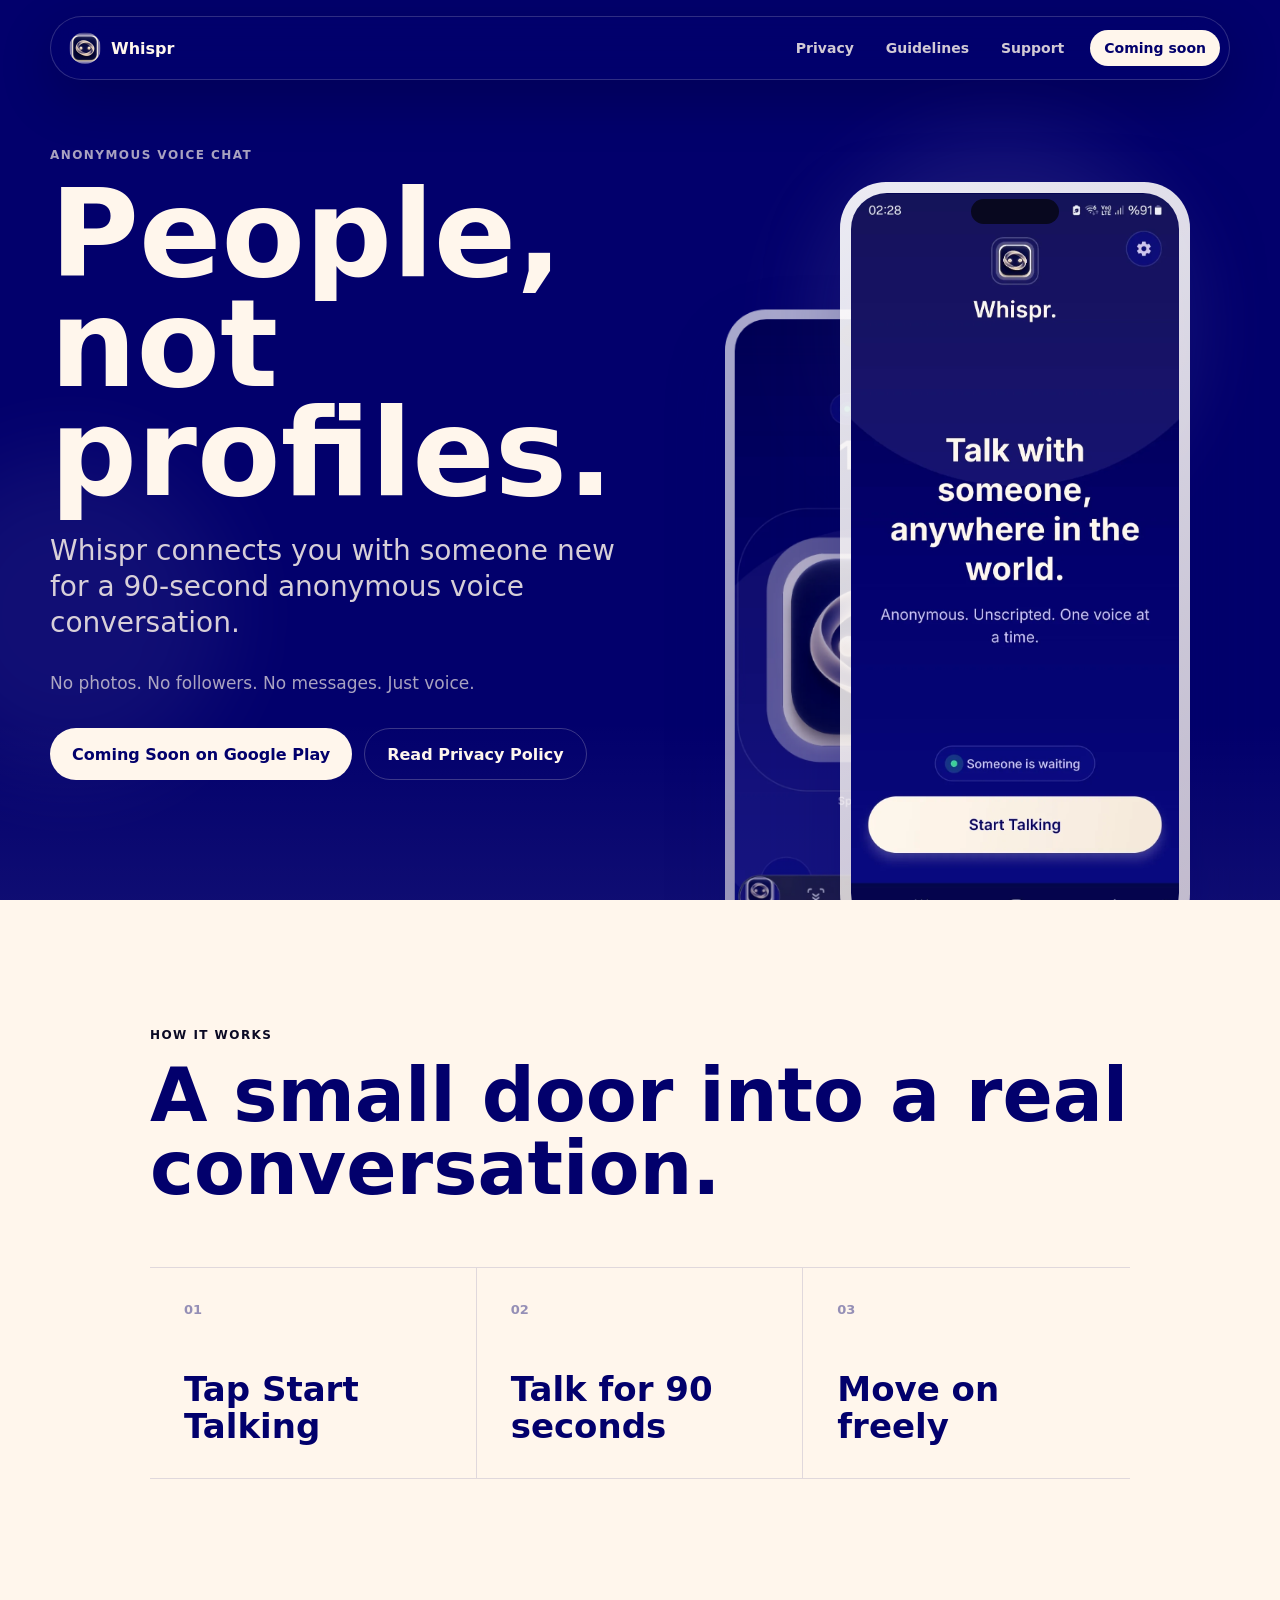
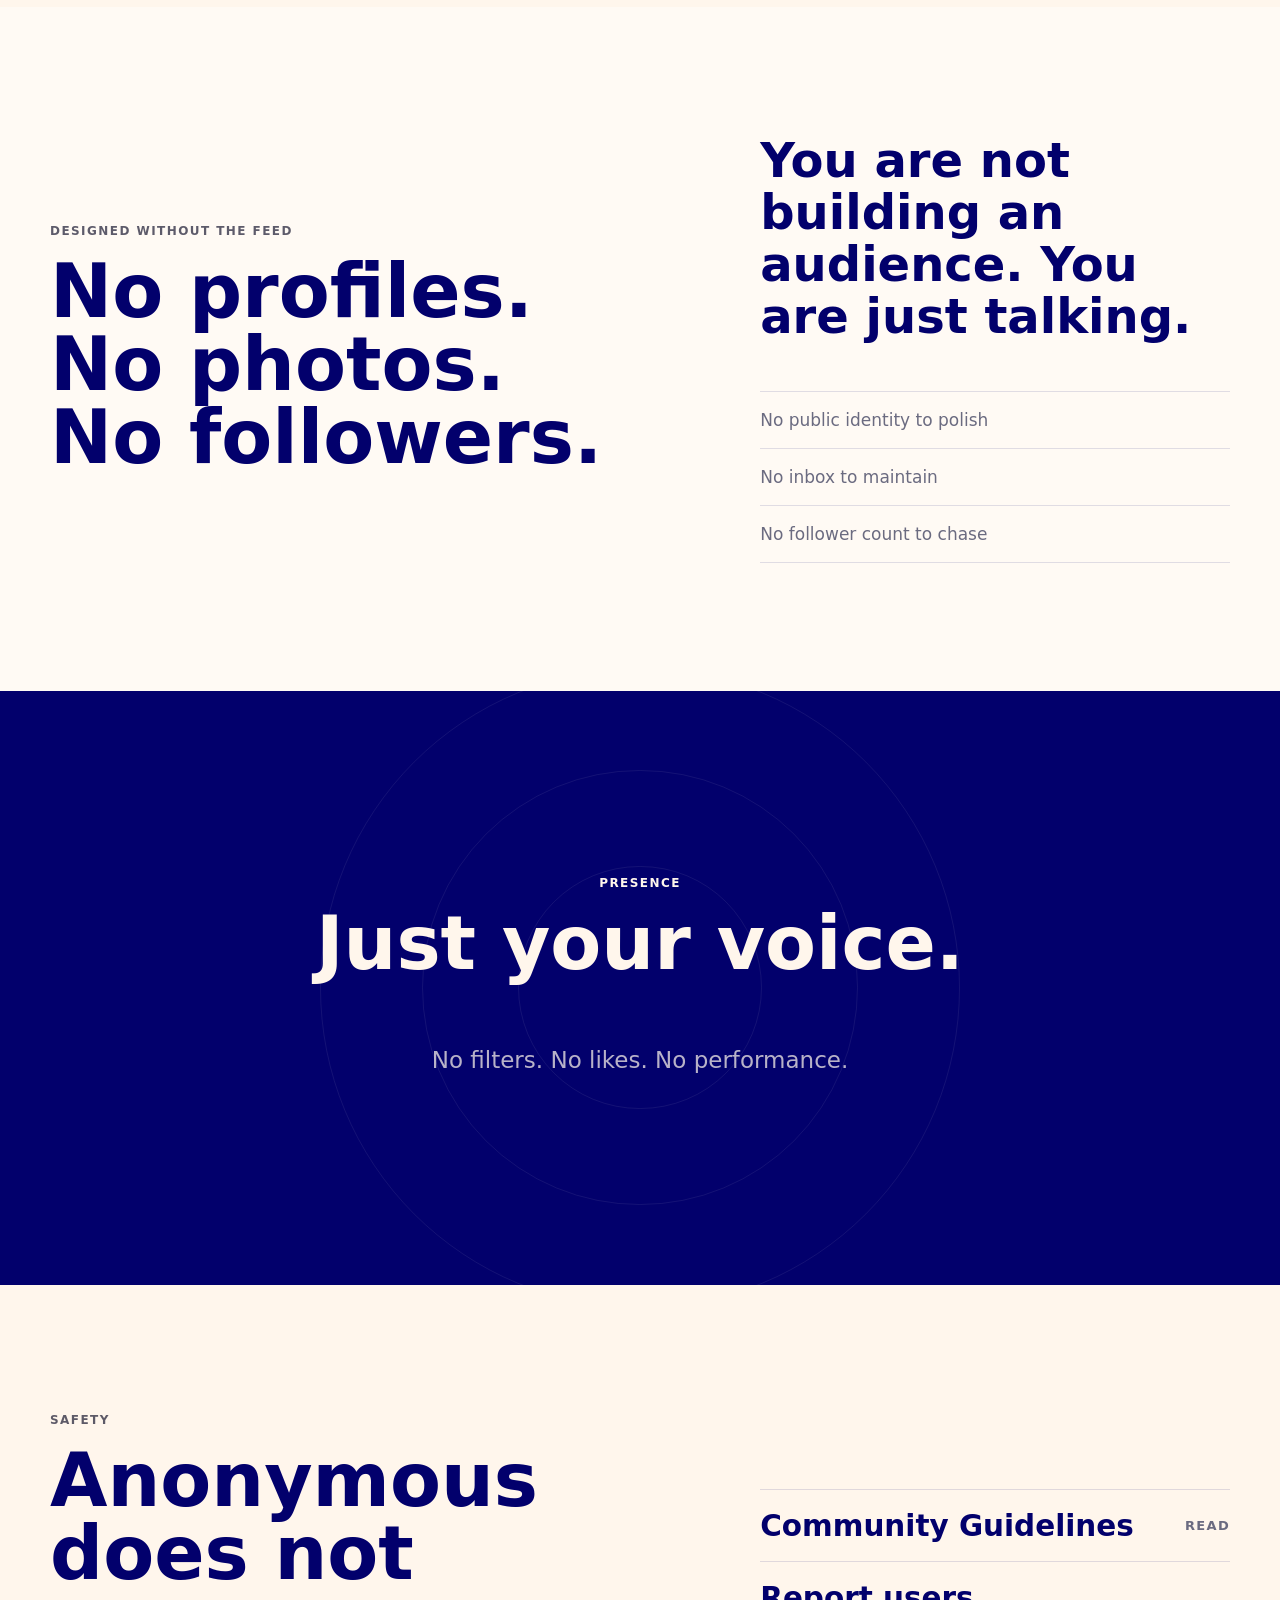
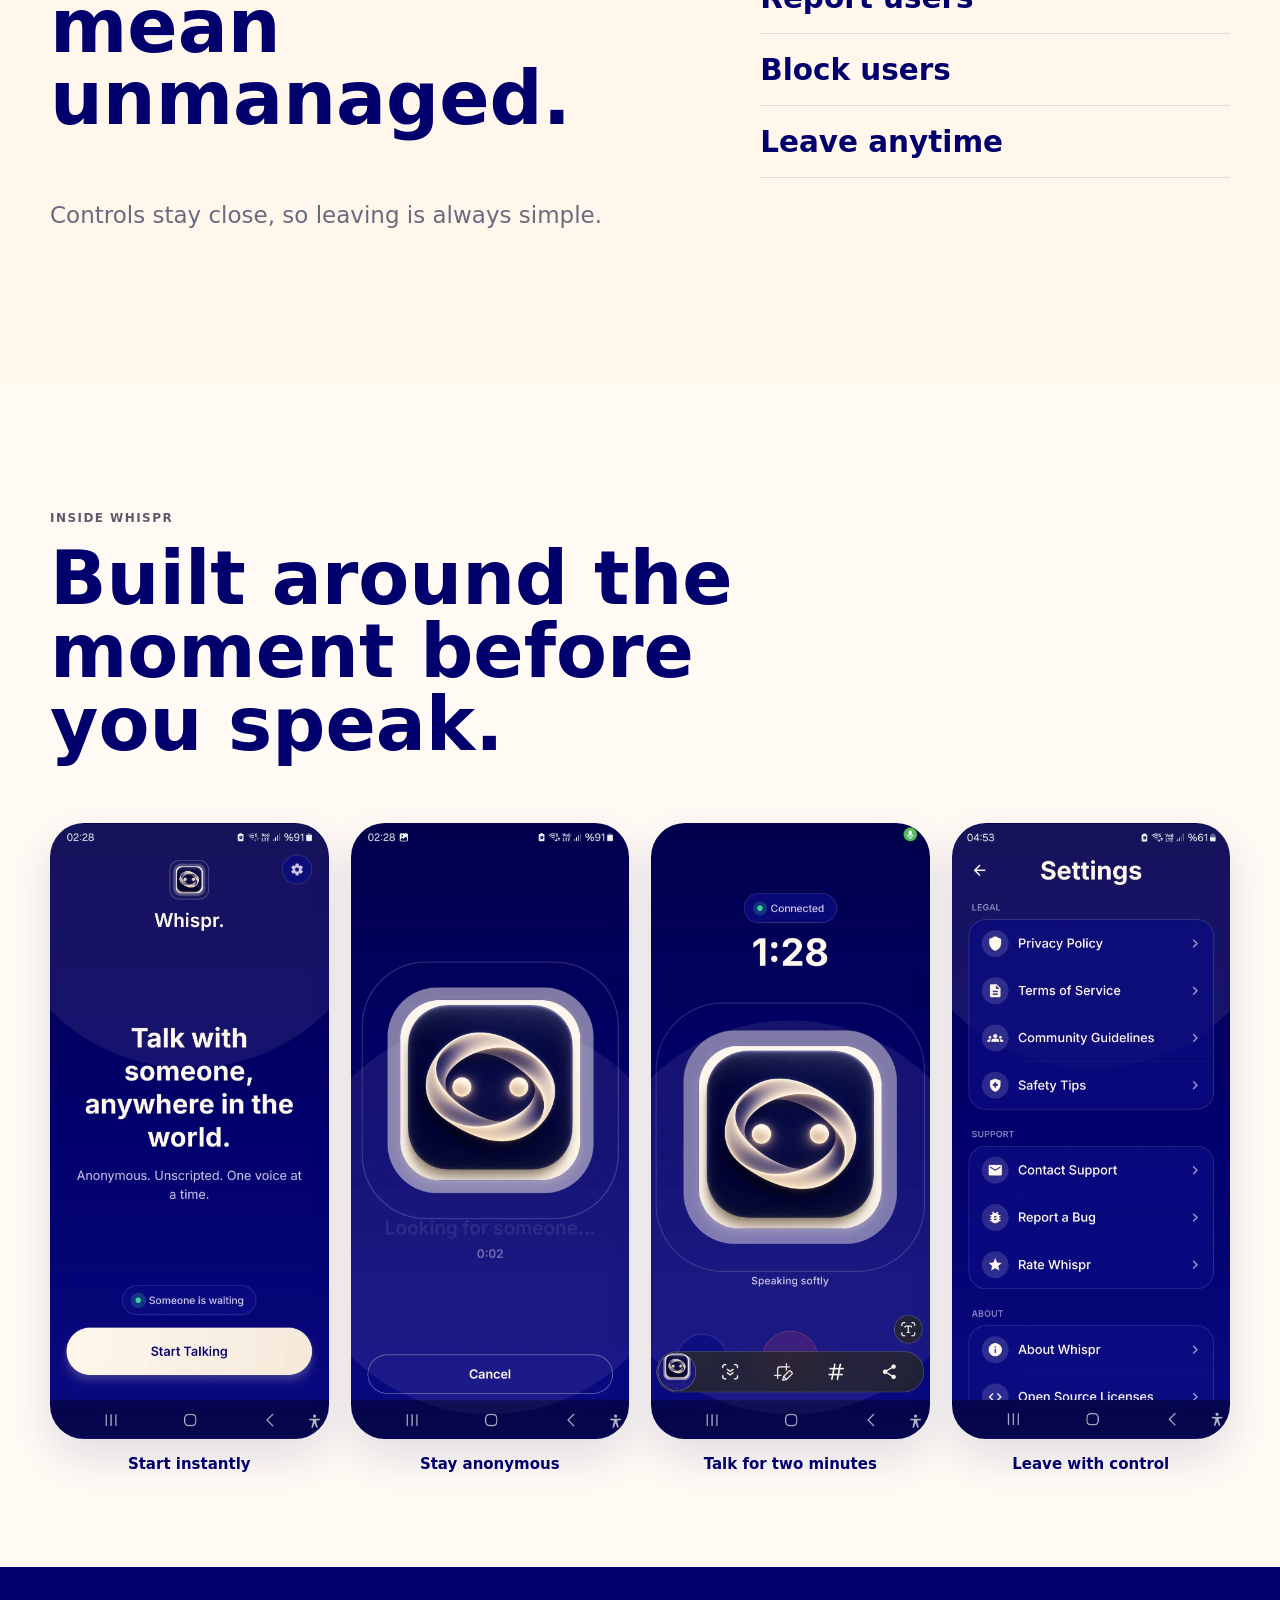
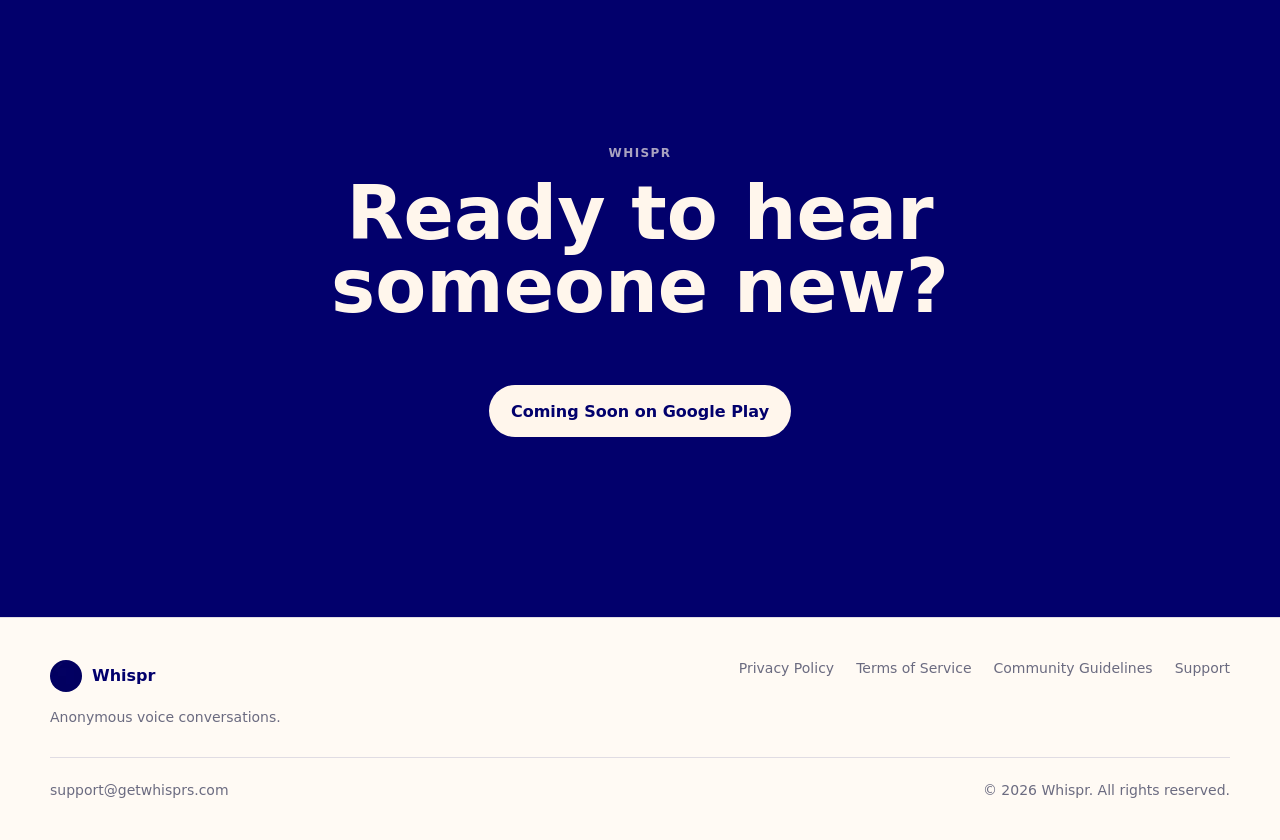
<file: index.html>
<!doctype html>
<html lang="en">
<head>
  <meta charset="utf-8">
  <meta name="viewport" content="width=device-width, initial-scale=1">
  <title>Whispr | Anonymous Voice Chat</title>
  <meta name="description" content="Whispr connects you with someone new for a 90-second anonymous voice conversation. No photos, no followers, no messages. Just voice.">
  <meta name="robots" content="index, follow">
  <meta name="theme-color" content="#02006C">
  <meta property="og:title" content="Whispr | People, not profiles.">
  <meta property="og:description" content="Premium anonymous voice chat for short 90-second conversations.">
  <meta property="og:type" content="website">
  <meta property="og:url" content="https://getwhisprs.com/">
  <meta property="og:image" content="https://getwhisprs.com/assets/meta/whispr-og-home.png">
  <meta property="og:image:width" content="1200">
  <meta property="og:image:height" content="630">
  <meta property="og:site_name" content="Whispr">
  <meta name="twitter:card" content="summary_large_image">
  <meta name="twitter:title" content="Whispr | People, not profiles.">
  <meta name="twitter:description" content="Anonymous voice conversations. No photos. No followers. No messages.">
  <meta name="twitter:image" content="https://getwhisprs.com/assets/meta/whispr-twitter-card.png">
  <link rel="canonical" href="https://getwhisprs.com/">
  <link rel="icon" href="favicon.ico" sizes="any">
  <link rel="icon" type="image/png" sizes="32x32" href="assets/icons/favicon-32x32.png">
  <link rel="icon" type="image/png" sizes="16x16" href="assets/icons/favicon-16x16.png">
  <link rel="apple-touch-icon" sizes="180x180" href="assets/icons/apple-touch-icon.png">
  <link rel="manifest" href="site.webmanifest">
  <link rel="preload" href="style.css" as="style">
  <link rel="stylesheet" href="style.css">
  <script type="application/ld+json">
    {
      "@context": "https://schema.org",
      "@type": "MobileApplication",
      "name": "Whispr",
      "applicationCategory": "SocialNetworkingApplication",
      "operatingSystem": "Android",
      "description": "Whispr connects people for 90-second anonymous voice conversations without profiles, photos, followers, or direct messaging.",
      "url": "https://getwhisprs.com/",
      "image": "https://getwhisprs.com/assets/meta/whispr-og-home.png"
    }
  </script>
</head>
<body>
  <a class="skip-link" href="#main">Skip to content</a>

  <header class="site-header" data-header>
    <nav class="nav-shell" aria-label="Main navigation">
      <a class="brand" href="index.html" aria-label="Whispr home">
        <span class="brand-mark optional-asset" data-asset="assets/icons/whispr-app-icon.png" data-asset-webp="assets/icons/whispr-app-icon.webp" aria-hidden="true"><span>W</span></span>
        <span>Whispr</span>
      </a>
      <button class="nav-toggle" type="button" aria-expanded="false" aria-controls="site-menu" data-nav-toggle>
        <span class="sr-only">Open navigation</span>
        <span></span>
        <span></span>
      </button>
      <div class="nav-links" id="site-menu" data-nav-menu>
        <a href="privacy.html">Privacy</a>
        <a href="community-guidelines.html">Guidelines</a>
        <a href="support.html">Support</a>
        <a class="nav-cta" href="#download">Coming soon</a>
      </div>
    </nav>
  </header>

  <main id="main">
    <section class="hero section-dark">
      <div class="ambient ambient-one" aria-hidden="true"></div>
      <div class="ambient ambient-two" aria-hidden="true"></div>
      <div class="voice-field" aria-hidden="true">
        <span></span><span></span><span></span><span></span><span></span>
      </div>
      <div class="hero-inner">
        <div class="hero-copy reveal">
          <p class="eyebrow">Anonymous voice chat</p>
          <h1>People, not profiles.</h1>
          <p class="hero-lede">Whispr connects you with someone new for a 90-second anonymous voice conversation.</p>
          <p class="hero-note">No photos. No followers. No messages. Just voice.</p>
          <div class="hero-actions" id="download">
          <a class="button button-primary" href="support.html" aria-label="Whispr is coming soon on Google Play">Coming Soon on Google Play</a>
            <a class="button button-quiet" href="privacy.html">Read Privacy Policy</a>
          </div>
        </div>

        <div class="phone-stage reveal" aria-label="Whispr app preview">
          <div class="phone phone-back">
            <!-- Replace with assets/images/whispr-screen-active-call-90s.png when available. -->
            <div class="screen-placeholder asset-slot" data-asset="assets/images/whispr-screen-active-call-90s.png" data-asset-webp="assets/images/whispr-screen-active-call-90s.webp" role="img" aria-label="Whispr active call screenshot">
              <span>whispr-screen-active-call-90s.png</span>
            </div>
          </div>
          <div class="phone phone-front">
            <!-- Replace with assets/images/whispr-screen-start-talking.png when available. -->
            <div class="screen-placeholder asset-slot" data-asset="assets/images/whispr-screen-start-talking.png" data-asset-webp="assets/images/whispr-screen-start-talking.webp" role="img" aria-label="Whispr start talking screenshot">
              <span>whispr-screen-start-talking.png</span>
            </div>
          </div>
        </div>
      </div>
    </section>

    <section class="steps-section section-cream" aria-labelledby="how-title">
      <div class="section-inner narrow">
        <p class="eyebrow reveal">How it works</p>
        <h2 id="how-title" class="section-title reveal">A small door into a real conversation.</h2>
        <div class="steps" role="list">
          <div class="step reveal" role="listitem">
            <span>01</span>
            <h3>Tap Start Talking</h3>
          </div>
          <div class="step reveal" role="listitem">
            <span>02</span>
            <h3>Talk for 90 seconds</h3>
          </div>
          <div class="step reveal" role="listitem">
            <span>03</span>
            <h3>Move on freely</h3>
          </div>
        </div>
      </div>
    </section>

    <section class="manifesto section-light" aria-labelledby="manifesto-title">
      <div class="section-inner split">
        <div class="reveal">
          <p class="eyebrow">Designed without the feed</p>
          <h2 id="manifesto-title">No profiles.<br>No photos.<br>No followers.</h2>
        </div>
        <div class="manifesto-copy reveal">
          <p>You are not building an audience. You are just talking.</p>
          <ul class="line-list" aria-label="Whispr does not include">
            <li>No public identity to polish</li>
            <li>No inbox to maintain</li>
            <li>No follower count to chase</li>
          </ul>
        </div>
      </div>
    </section>

    <section class="voice-section section-dark" aria-labelledby="voice-title">
      <div class="section-inner center">
        <div class="voice-orbit" aria-hidden="true">
          <span></span><span></span><span></span>
        </div>
        <p class="eyebrow reveal">Presence</p>
        <h2 id="voice-title" class="reveal">Just your voice.</h2>
        <p class="section-lede reveal">No filters. No likes. No performance.</p>
      </div>
    </section>

    <section class="safety-section section-cream" aria-labelledby="safety-title">
      <div class="section-inner split">
        <div class="reveal">
          <p class="eyebrow">Safety</p>
          <h2 id="safety-title">Anonymous does not mean unmanaged.</h2>
          <p class="section-lede">Controls stay close, so leaving is always simple.</p>
        </div>
        <div class="safety-list reveal">
          <a href="community-guidelines.html">Community Guidelines</a>
          <span>Report users</span>
          <span>Block users</span>
          <span>Leave anytime</span>
        </div>
      </div>
    </section>

    <section class="gallery-section section-light" aria-labelledby="gallery-title">
      <div class="section-inner">
        <div class="section-heading reveal">
          <p class="eyebrow">Inside Whispr</p>
          <h2 id="gallery-title">Built around the moment before you speak.</h2>
        </div>
        <div class="screenshot-rail" aria-label="Whispr screenshot gallery">
          <figure class="gallery-phone reveal">
            <!-- Replace with assets/images/whispr-screen-start-talking.png when available. -->
            <div class="mini-screen-placeholder asset-slot" data-asset="assets/images/whispr-screen-start-talking.png" data-asset-webp="assets/images/whispr-screen-start-talking.webp" role="img" aria-label="Whispr start talking screenshot"><span>whispr-screen-start-talking.png</span></div>
            <figcaption>Start instantly</figcaption>
          </figure>
          <figure class="gallery-phone reveal">
            <!-- Replace with assets/images/whispr-screen-matching.png when available. -->
            <div class="mini-screen-placeholder asset-slot" data-asset="assets/images/whispr-screen-matching.png" data-asset-webp="assets/images/whispr-screen-matching.webp" role="img" aria-label="Whispr matching screenshot"><span>whispr-screen-matching.png</span></div>
            <figcaption>Stay anonymous</figcaption>
          </figure>
          <figure class="gallery-phone reveal">
            <!-- Replace with assets/images/whispr-screen-active-call-90s.png when available. -->
            <div class="mini-screen-placeholder asset-slot" data-asset="assets/images/whispr-screen-active-call-90s.png" data-asset-webp="assets/images/whispr-screen-active-call-90s.webp" role="img" aria-label="Whispr active call screenshot"><span>whispr-screen-active-call-90s.png</span></div>
            <figcaption>Talk for two minutes</figcaption>
          </figure>
          <figure class="gallery-phone reveal">
            <!-- Replace with assets/images/whispr-screen-block.png when available. -->
            <div class="mini-screen-placeholder asset-slot" data-asset="assets/images/whispr-screen-block.png" data-asset-webp="assets/images/whispr-screen-block.webp" role="img" aria-label="Whispr safety and control screenshot"><span>whispr-screen-block.png</span></div>
            <figcaption>Leave with control</figcaption>
          </figure>
        </div>
      </div>
    </section>

    <section class="closing-cta section-dark" aria-labelledby="closing-title">
      <div class="section-inner center reveal">
        <p class="eyebrow">Whispr</p>
        <h2 id="closing-title">Ready to hear someone new?</h2>
        <a class="button button-primary warm" href="support.html">Coming Soon on Google Play</a>
      </div>
    </section>
  </main>

  <footer class="site-footer">
    <div class="footer-inner">
      <div>
        <a class="brand footer-brand" href="index.html" aria-label="Whispr home">
          <span class="brand-mark optional-asset" data-asset="assets/icons/whispr-app-icon.png" data-asset-webp="assets/icons/whispr-app-icon.webp" aria-hidden="true"><span>W</span></span>
          <span>Whispr</span>
        </a>
        <p>Anonymous voice conversations.</p>
      </div>
      <nav class="footer-links" aria-label="Footer navigation">
        <a href="privacy.html">Privacy Policy</a>
        <a href="terms.html">Terms of Service</a>
        <a href="community-guidelines.html">Community Guidelines</a>
        <a href="support.html">Support</a>
      </nav>
      <div class="footer-meta">
        <a href="mailto:support@getwhisprs.com">support@getwhisprs.com</a>
        <span>&copy; 2026 Whispr. All rights reserved.</span>
      </div>
    </div>
  </footer>

  <script src="script.js"></script>
</body>
</html>
</file>
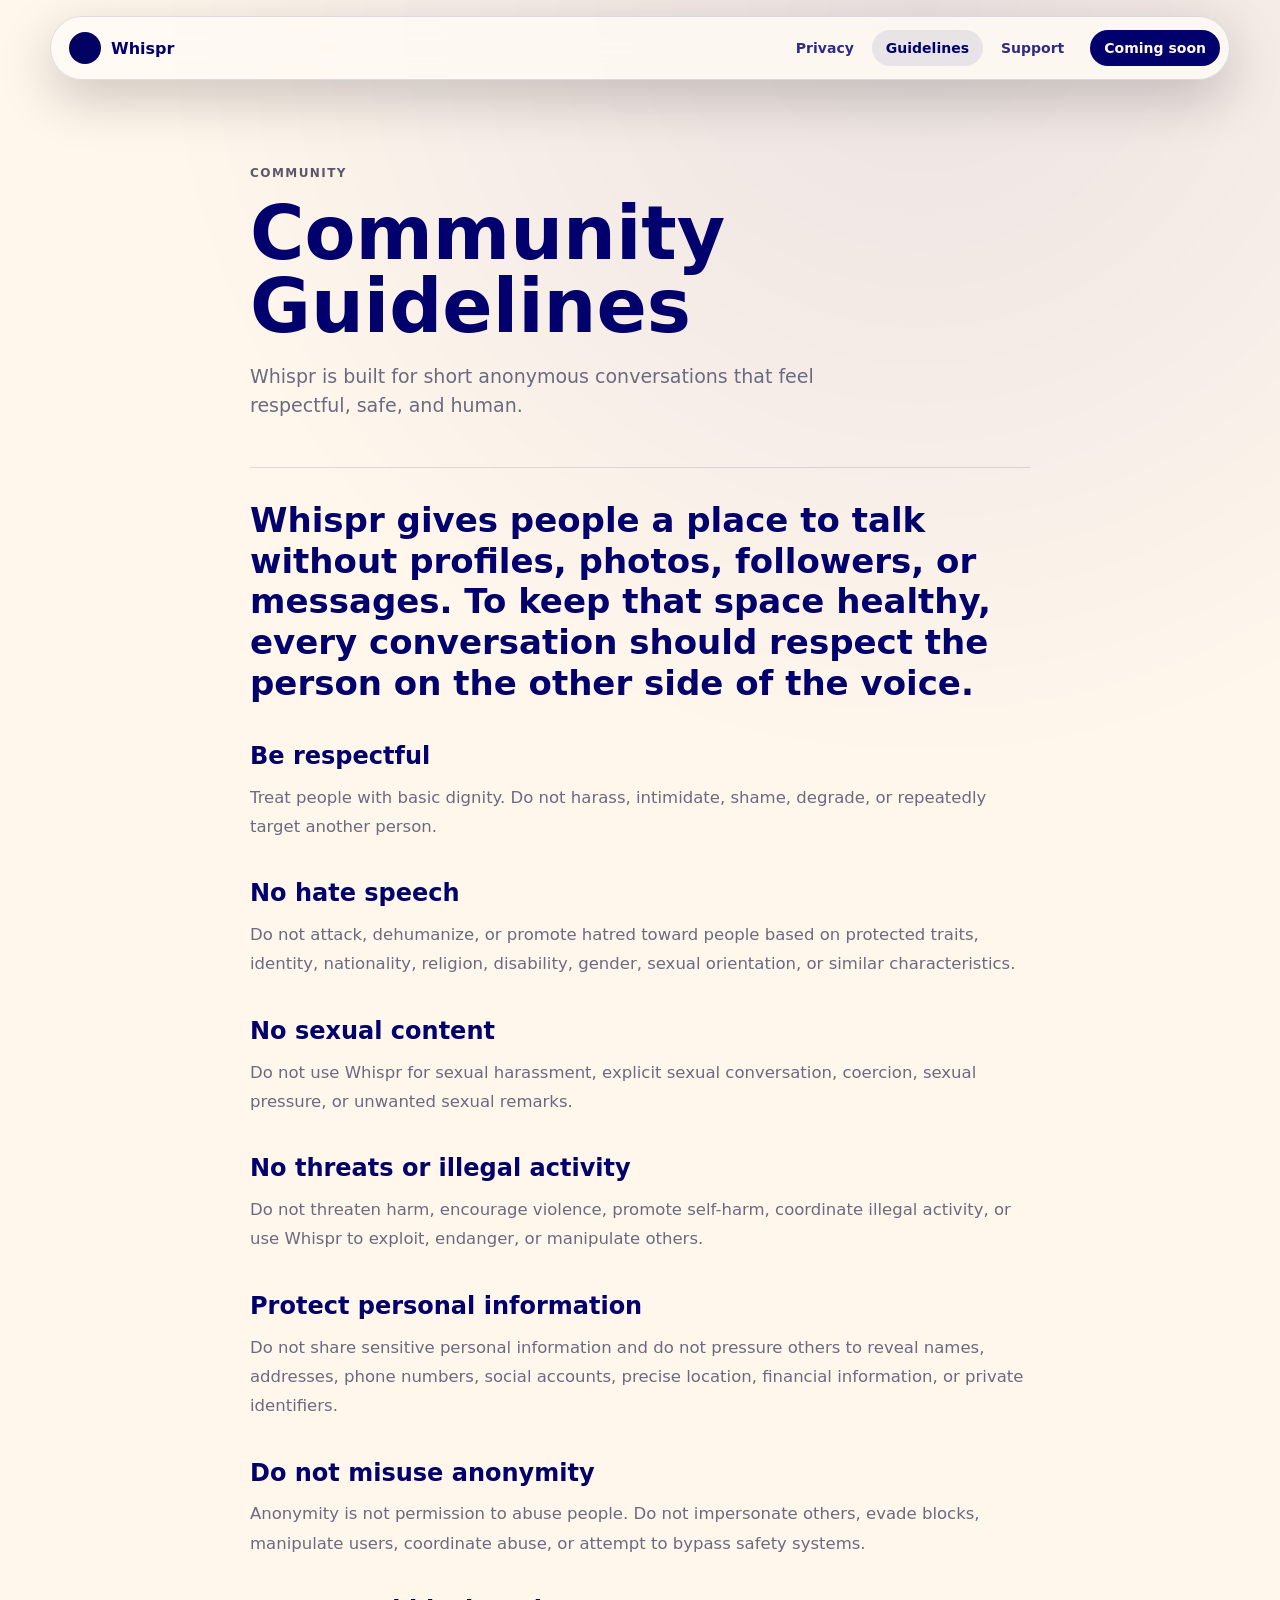
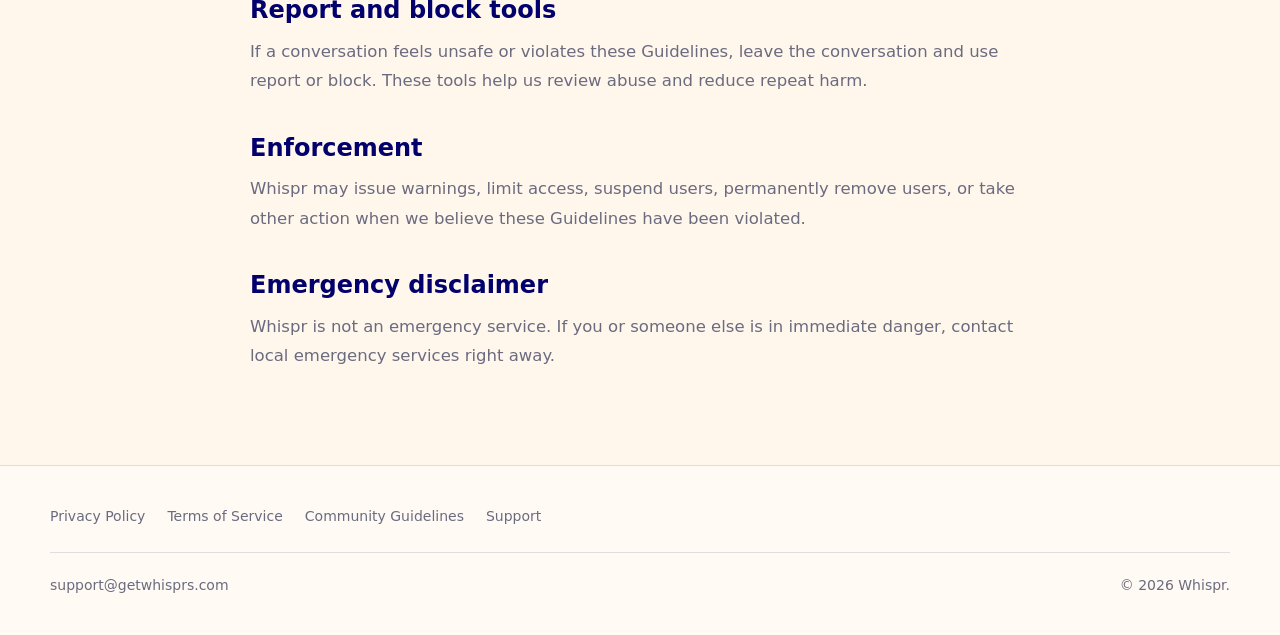
<file: community-guidelines.html>
<!doctype html>
<html lang="en">
<head>
  <meta charset="utf-8">
  <meta name="viewport" content="width=device-width, initial-scale=1">
  <title>Community Guidelines | Whispr</title>
  <meta name="description" content="Community Guidelines for respectful anonymous voice conversations on Whispr.">
  <meta name="robots" content="index, follow">
  <meta name="theme-color" content="#02006C">
  <meta property="og:title" content="Community Guidelines | Whispr">
  <meta property="og:description" content="Whispr is built for short anonymous conversations that feel respectful, safe, and human.">
  <meta property="og:type" content="website">
  <meta property="og:url" content="https://getwhisprs.com/community-guidelines.html">
  <meta property="og:image" content="https://getwhisprs.com/assets/meta/whispr-og-home.png">
  <meta property="og:image:width" content="1200">
  <meta property="og:image:height" content="630">
  <meta property="og:site_name" content="Whispr">
  <meta name="twitter:card" content="summary_large_image">
  <meta name="twitter:title" content="Community Guidelines | Whispr">
  <meta name="twitter:description" content="Guidelines for respectful anonymous voice conversations on Whispr.">
  <meta name="twitter:image" content="https://getwhisprs.com/assets/meta/whispr-twitter-card.png">
  <link rel="canonical" href="https://getwhisprs.com/community-guidelines.html">
  <link rel="icon" href="favicon.ico" sizes="any">
  <link rel="icon" type="image/png" sizes="32x32" href="assets/icons/favicon-32x32.png">
  <link rel="icon" type="image/png" sizes="16x16" href="assets/icons/favicon-16x16.png">
  <link rel="apple-touch-icon" sizes="180x180" href="assets/icons/apple-touch-icon.png">
  <link rel="manifest" href="site.webmanifest">
  <link rel="preload" href="style.css" as="style">
  <link rel="stylesheet" href="style.css">
</head>
<body>
  <a class="skip-link" href="#main">Skip to content</a>
  <header class="site-header legal-header" data-header>
    <nav class="nav-shell" aria-label="Main navigation">
      <a class="brand" href="index.html" aria-label="Whispr home"><span class="brand-mark optional-asset" data-asset="assets/icons/whispr-app-icon.png" data-asset-webp="assets/icons/whispr-app-icon.webp" aria-hidden="true"><span>W</span></span><span>Whispr</span></a>
      <button class="nav-toggle" type="button" aria-expanded="false" aria-controls="site-menu" data-nav-toggle><span class="sr-only">Open navigation</span><span></span><span></span></button>
      <div class="nav-links" id="site-menu" data-nav-menu>
        <a href="privacy.html">Privacy</a>
        <a aria-current="page" href="community-guidelines.html">Guidelines</a>
        <a href="support.html">Support</a>
        <a class="nav-cta" href="index.html#download">Coming soon</a>
      </div>
    </nav>
  </header>
  <main id="main" class="legal-main">
    <section class="legal-hero guidelines-hero">
      <p class="eyebrow">Community</p>
      <h1>Community Guidelines</h1>
      <p>Whispr is built for short anonymous conversations that feel respectful, safe, and human.</p>
    </section>
    <article class="legal-content editorial-content">
      <p class="intro">Whispr gives people a place to talk without profiles, photos, followers, or messages. To keep that space healthy, every conversation should respect the person on the other side of the voice.</p>

      <h2>Be respectful</h2>
      <p>Treat people with basic dignity. Do not harass, intimidate, shame, degrade, or repeatedly target another person.</p>

      <h2>No hate speech</h2>
      <p>Do not attack, dehumanize, or promote hatred toward people based on protected traits, identity, nationality, religion, disability, gender, sexual orientation, or similar characteristics.</p>

      <h2>No sexual content</h2>
      <p>Do not use Whispr for sexual harassment, explicit sexual conversation, coercion, sexual pressure, or unwanted sexual remarks.</p>

      <h2>No threats or illegal activity</h2>
      <p>Do not threaten harm, encourage violence, promote self-harm, coordinate illegal activity, or use Whispr to exploit, endanger, or manipulate others.</p>

      <h2>Protect personal information</h2>
      <p>Do not share sensitive personal information and do not pressure others to reveal names, addresses, phone numbers, social accounts, precise location, financial information, or private identifiers.</p>

      <h2>Do not misuse anonymity</h2>
      <p>Anonymity is not permission to abuse people. Do not impersonate others, evade blocks, manipulate users, coordinate abuse, or attempt to bypass safety systems.</p>

      <h2>Report and block tools</h2>
      <p>If a conversation feels unsafe or violates these Guidelines, leave the conversation and use report or block. These tools help us review abuse and reduce repeat harm.</p>

      <h2>Enforcement</h2>
      <p>Whispr may issue warnings, limit access, suspend users, permanently remove users, or take other action when we believe these Guidelines have been violated.</p>

      <h2>Emergency disclaimer</h2>
      <p>Whispr is not an emergency service. If you or someone else is in immediate danger, contact local emergency services right away.</p>
    </article>
  </main>
  <footer class="site-footer compact-footer">
    <div class="footer-inner">
      <nav class="footer-links" aria-label="Footer navigation"><a href="privacy.html">Privacy Policy</a><a href="terms.html">Terms of Service</a><a href="community-guidelines.html">Community Guidelines</a><a href="support.html">Support</a></nav>
      <div class="footer-meta"><a href="mailto:support@getwhisprs.com">support@getwhisprs.com</a><span>&copy; 2026 Whispr.</span></div>
    </div>
  </footer>
  <script src="script.js"></script>
</body>
</html>
</file>
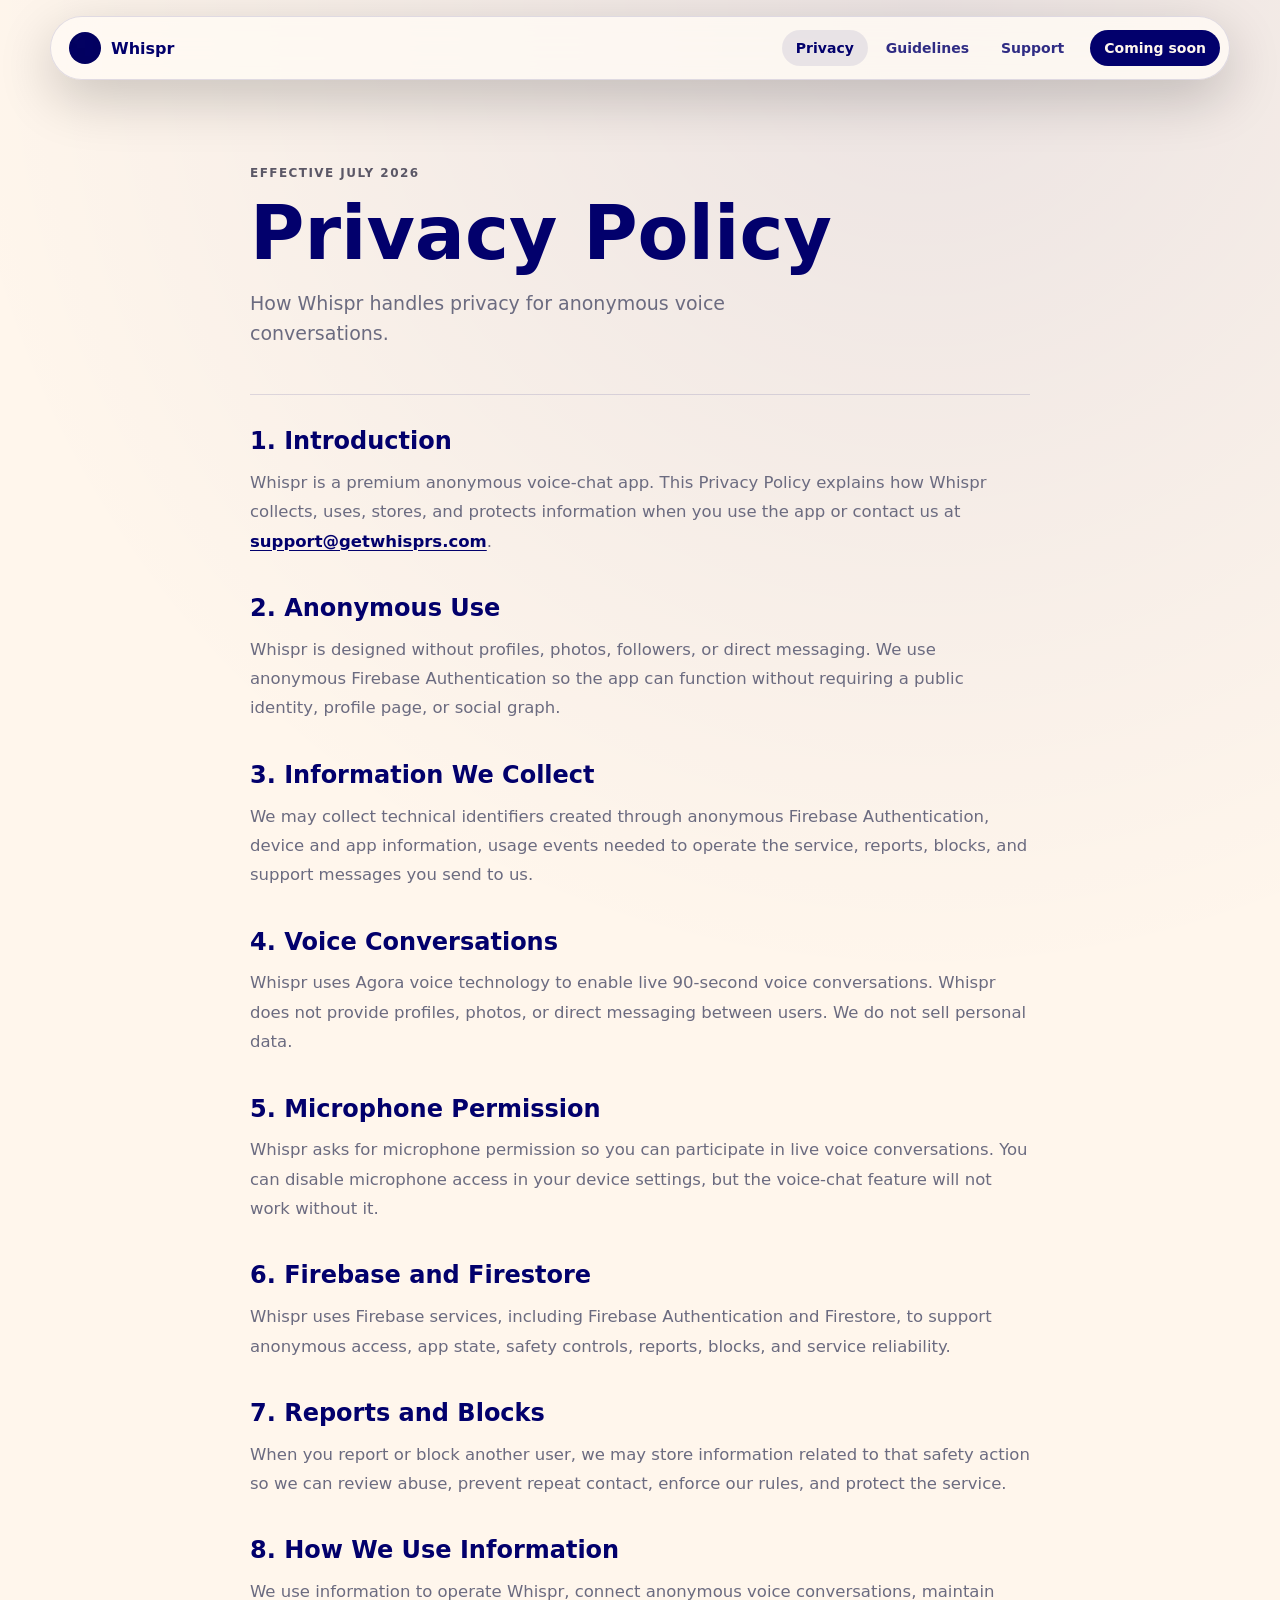
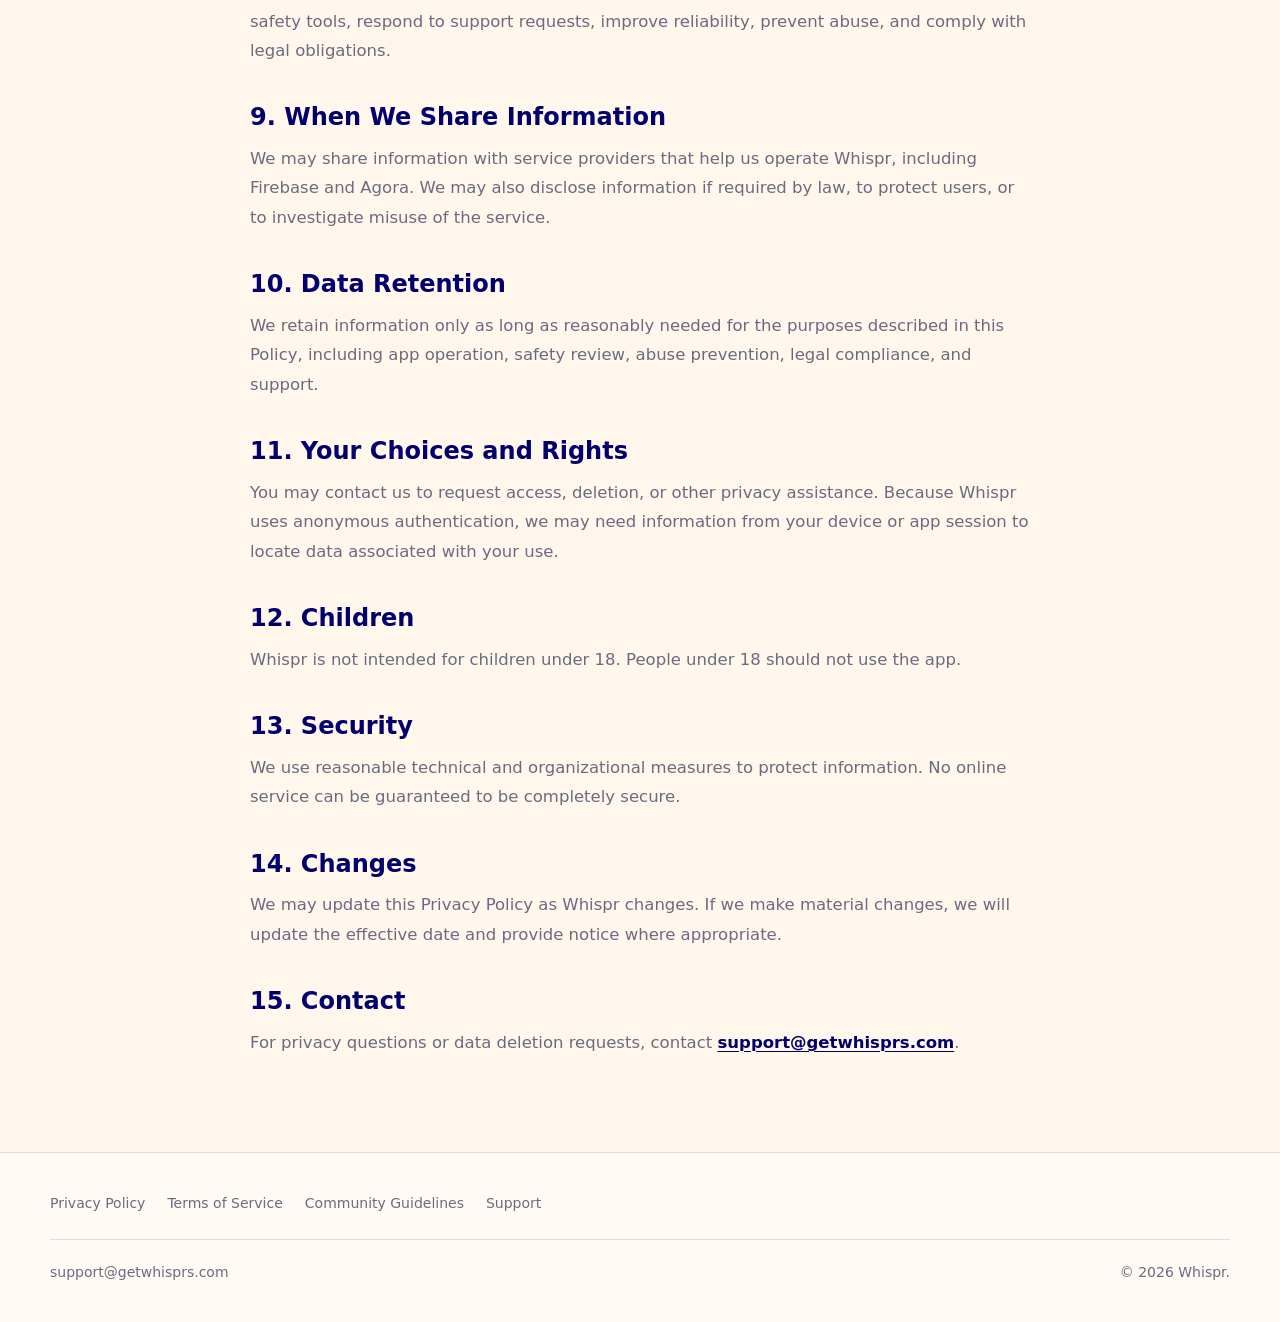
<file: privacy.html>
<!doctype html>
<html lang="en">
<head>
  <meta charset="utf-8">
  <meta name="viewport" content="width=device-width, initial-scale=1">
  <title>Privacy Policy | Whispr</title>
  <meta name="description" content="Privacy Policy for Whispr, an anonymous voice-chat app.">
  <meta name="robots" content="index, follow">
  <meta name="theme-color" content="#02006C">
  <meta property="og:title" content="Privacy Policy | Whispr">
  <meta property="og:description" content="How Whispr handles privacy for anonymous voice conversations.">
  <meta property="og:type" content="website">
  <meta property="og:url" content="https://getwhisprs.com/privacy.html">
  <meta property="og:image" content="https://getwhisprs.com/assets/meta/whispr-og-privacy.png">
  <meta property="og:image:width" content="1200">
  <meta property="og:image:height" content="630">
  <meta property="og:site_name" content="Whispr">
  <meta name="twitter:card" content="summary_large_image">
  <meta name="twitter:title" content="Privacy Policy | Whispr">
  <meta name="twitter:description" content="How Whispr handles privacy for anonymous voice conversations.">
  <meta name="twitter:image" content="https://getwhisprs.com/assets/meta/whispr-twitter-card.png">
  <link rel="canonical" href="https://getwhisprs.com/privacy.html">
  <link rel="icon" href="favicon.ico" sizes="any">
  <link rel="icon" type="image/png" sizes="32x32" href="assets/icons/favicon-32x32.png">
  <link rel="icon" type="image/png" sizes="16x16" href="assets/icons/favicon-16x16.png">
  <link rel="apple-touch-icon" sizes="180x180" href="assets/icons/apple-touch-icon.png">
  <link rel="manifest" href="site.webmanifest">
  <link rel="preload" href="style.css" as="style">
  <link rel="stylesheet" href="style.css">
</head>
<body>
  <a class="skip-link" href="#main">Skip to content</a>
  <header class="site-header legal-header" data-header>
    <nav class="nav-shell" aria-label="Main navigation">
      <a class="brand" href="index.html" aria-label="Whispr home"><span class="brand-mark optional-asset" data-asset="assets/icons/whispr-app-icon.png" data-asset-webp="assets/icons/whispr-app-icon.webp" aria-hidden="true"><span>W</span></span><span>Whispr</span></a>
      <button class="nav-toggle" type="button" aria-expanded="false" aria-controls="site-menu" data-nav-toggle><span class="sr-only">Open navigation</span><span></span><span></span></button>
      <div class="nav-links" id="site-menu" data-nav-menu>
        <a aria-current="page" href="privacy.html">Privacy</a>
        <a href="community-guidelines.html">Guidelines</a>
        <a href="support.html">Support</a>
        <a class="nav-cta" href="index.html#download">Coming soon</a>
      </div>
    </nav>
  </header>
  <main id="main" class="legal-main">
    <section class="legal-hero">
      <p class="eyebrow">Effective July 2026</p>
      <h1>Privacy Policy</h1>
      <p>How Whispr handles privacy for anonymous voice conversations.</p>
    </section>
    <article class="legal-content">
      <h2>1. Introduction</h2>
      <p>Whispr is a premium anonymous voice-chat app. This Privacy Policy explains how Whispr collects, uses, stores, and protects information when you use the app or contact us at <a href="mailto:support@getwhisprs.com">support@getwhisprs.com</a>.</p>

      <h2>2. Anonymous Use</h2>
      <p>Whispr is designed without profiles, photos, followers, or direct messaging. We use anonymous Firebase Authentication so the app can function without requiring a public identity, profile page, or social graph.</p>

      <h2>3. Information We Collect</h2>
      <p>We may collect technical identifiers created through anonymous Firebase Authentication, device and app information, usage events needed to operate the service, reports, blocks, and support messages you send to us.</p>

      <h2>4. Voice Conversations</h2>
      <p>Whispr uses Agora voice technology to enable live 90-second voice conversations. Whispr does not provide profiles, photos, or direct messaging between users. We do not sell personal data.</p>

      <h2>5. Microphone Permission</h2>
      <p>Whispr asks for microphone permission so you can participate in live voice conversations. You can disable microphone access in your device settings, but the voice-chat feature will not work without it.</p>

      <h2>6. Firebase and Firestore</h2>
      <p>Whispr uses Firebase services, including Firebase Authentication and Firestore, to support anonymous access, app state, safety controls, reports, blocks, and service reliability.</p>

      <h2>7. Reports and Blocks</h2>
      <p>When you report or block another user, we may store information related to that safety action so we can review abuse, prevent repeat contact, enforce our rules, and protect the service.</p>

      <h2>8. How We Use Information</h2>
      <p>We use information to operate Whispr, connect anonymous voice conversations, maintain safety tools, respond to support requests, improve reliability, prevent abuse, and comply with legal obligations.</p>

      <h2>9. When We Share Information</h2>
      <p>We may share information with service providers that help us operate Whispr, including Firebase and Agora. We may also disclose information if required by law, to protect users, or to investigate misuse of the service.</p>

      <h2>10. Data Retention</h2>
      <p>We retain information only as long as reasonably needed for the purposes described in this Policy, including app operation, safety review, abuse prevention, legal compliance, and support.</p>

      <h2>11. Your Choices and Rights</h2>
      <p>You may contact us to request access, deletion, or other privacy assistance. Because Whispr uses anonymous authentication, we may need information from your device or app session to locate data associated with your use.</p>

      <h2>12. Children</h2>
      <p>Whispr is not intended for children under 18. People under 18 should not use the app.</p>

      <h2>13. Security</h2>
      <p>We use reasonable technical and organizational measures to protect information. No online service can be guaranteed to be completely secure.</p>

      <h2>14. Changes</h2>
      <p>We may update this Privacy Policy as Whispr changes. If we make material changes, we will update the effective date and provide notice where appropriate.</p>

      <h2>15. Contact</h2>
      <p>For privacy questions or data deletion requests, contact <a href="mailto:support@getwhisprs.com">support@getwhisprs.com</a>.</p>
    </article>
  </main>
  <footer class="site-footer compact-footer">
    <div class="footer-inner">
      <nav class="footer-links" aria-label="Footer navigation"><a href="privacy.html">Privacy Policy</a><a href="terms.html">Terms of Service</a><a href="community-guidelines.html">Community Guidelines</a><a href="support.html">Support</a></nav>
      <div class="footer-meta"><a href="mailto:support@getwhisprs.com">support@getwhisprs.com</a><span>&copy; 2026 Whispr.</span></div>
    </div>
  </footer>
  <script src="script.js"></script>
</body>
</html>
</file>
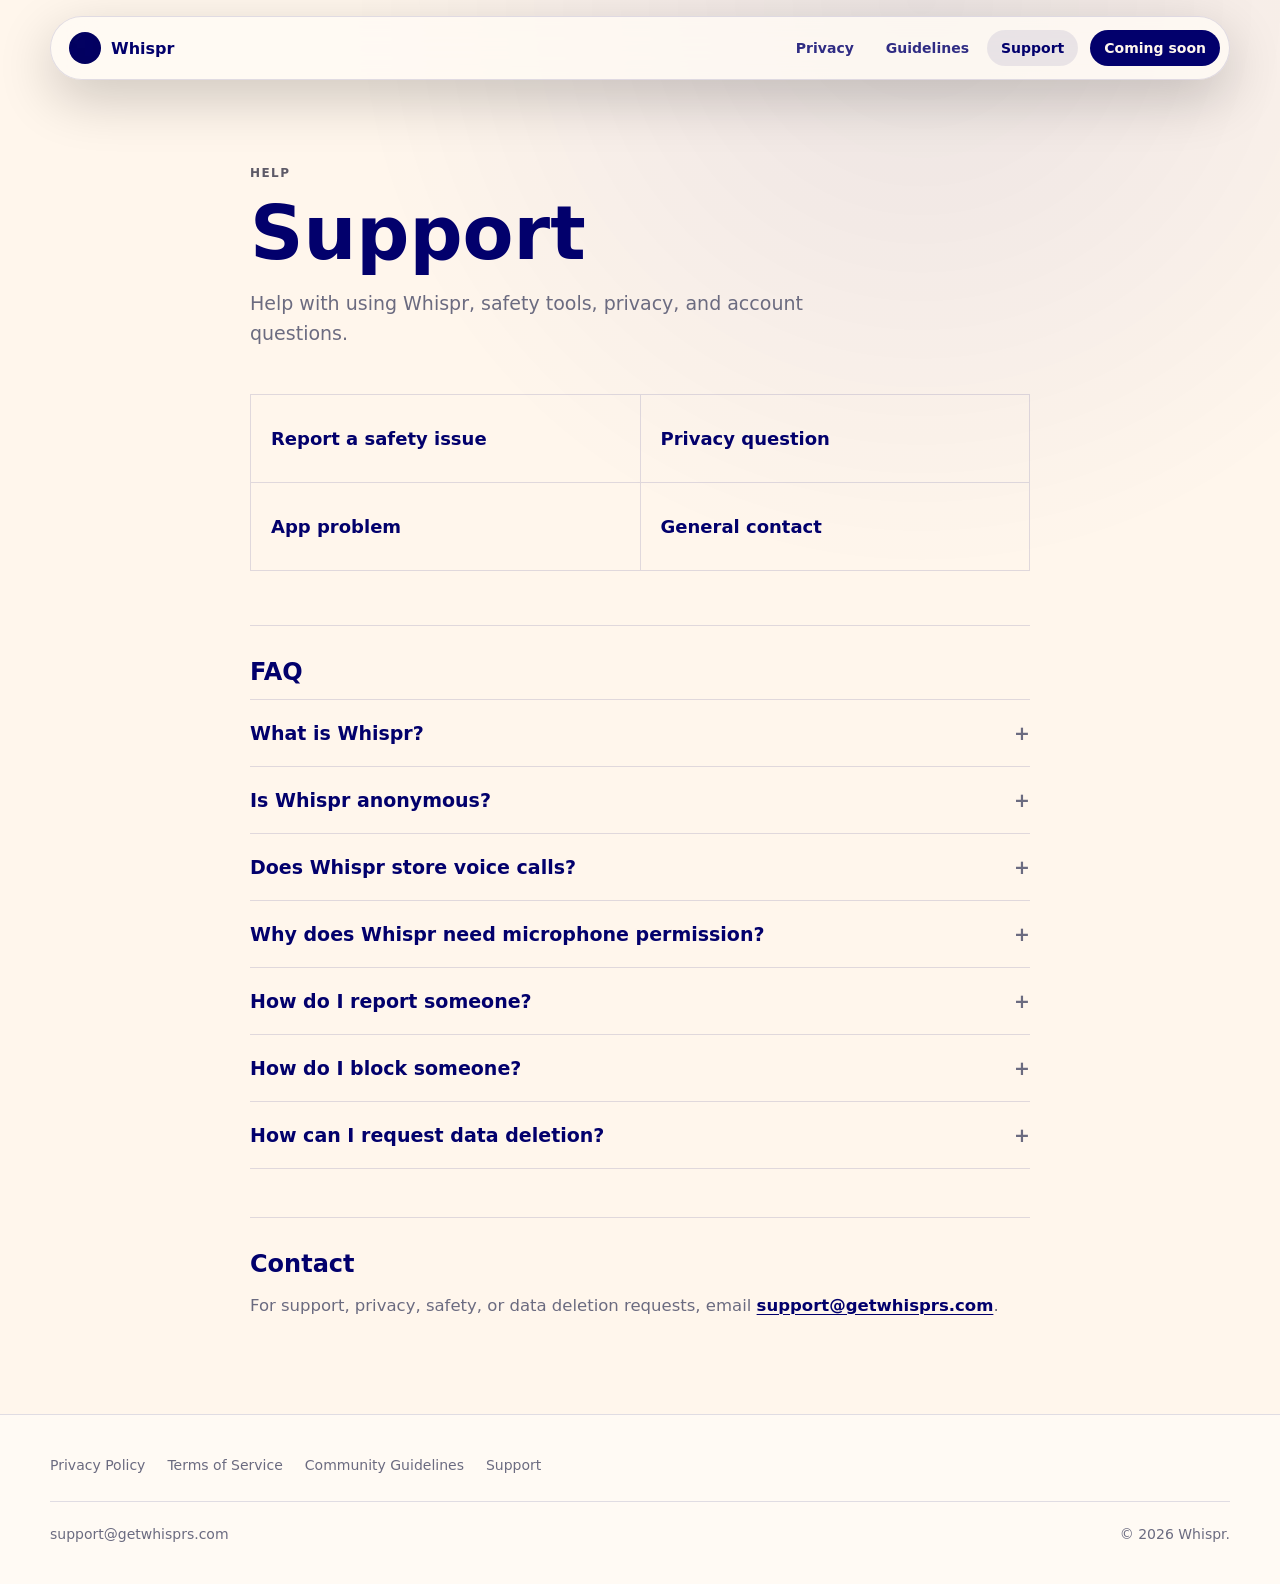
<file: support.html>
<!doctype html>
<html lang="en">
<head>
  <meta charset="utf-8">
  <meta name="viewport" content="width=device-width, initial-scale=1">
  <title>Support | Whispr</title>
  <meta name="description" content="Support and FAQ for Whispr anonymous voice chat.">
  <meta name="robots" content="index, follow">
  <meta name="theme-color" content="#02006C">
  <meta property="og:title" content="Support | Whispr">
  <meta property="og:description" content="Help with using Whispr, safety tools, privacy, and account questions.">
  <meta property="og:type" content="website">
  <meta property="og:url" content="https://getwhisprs.com/support.html">
  <meta property="og:image" content="https://getwhisprs.com/assets/meta/whispr-og-support.png">
  <meta property="og:image:width" content="1200">
  <meta property="og:image:height" content="630">
  <meta property="og:site_name" content="Whispr">
  <meta name="twitter:card" content="summary_large_image">
  <meta name="twitter:title" content="Support | Whispr">
  <meta name="twitter:description" content="Help with using Whispr, safety tools, privacy, and account questions.">
  <meta name="twitter:image" content="https://getwhisprs.com/assets/meta/whispr-twitter-card.png">
  <link rel="canonical" href="https://getwhisprs.com/support.html">
  <link rel="icon" href="favicon.ico" sizes="any">
  <link rel="icon" type="image/png" sizes="32x32" href="assets/icons/favicon-32x32.png">
  <link rel="icon" type="image/png" sizes="16x16" href="assets/icons/favicon-16x16.png">
  <link rel="apple-touch-icon" sizes="180x180" href="assets/icons/apple-touch-icon.png">
  <link rel="manifest" href="site.webmanifest">
  <link rel="preload" href="style.css" as="style">
  <link rel="stylesheet" href="style.css">
</head>
<body>
  <a class="skip-link" href="#main">Skip to content</a>
  <header class="site-header legal-header" data-header>
    <nav class="nav-shell" aria-label="Main navigation">
      <a class="brand" href="index.html" aria-label="Whispr home"><span class="brand-mark optional-asset" data-asset="assets/icons/whispr-app-icon.png" data-asset-webp="assets/icons/whispr-app-icon.webp" aria-hidden="true"><span>W</span></span><span>Whispr</span></a>
      <button class="nav-toggle" type="button" aria-expanded="false" aria-controls="site-menu" data-nav-toggle><span class="sr-only">Open navigation</span><span></span><span></span></button>
      <div class="nav-links" id="site-menu" data-nav-menu>
        <a href="privacy.html">Privacy</a>
        <a href="community-guidelines.html">Guidelines</a>
        <a aria-current="page" href="support.html">Support</a>
        <a class="nav-cta" href="index.html#download">Coming soon</a>
      </div>
    </nav>
  </header>
  <main id="main" class="legal-main support-main">
    <section class="legal-hero">
      <p class="eyebrow">Help</p>
      <h1>Support</h1>
      <p>Help with using Whispr, safety tools, privacy, and account questions.</p>
    </section>

    <section class="support-actions" aria-label="Primary support actions">
      <a href="mailto:support@getwhisprs.com?subject=Whispr%20Safety%20Issue">Report a safety issue</a>
      <a href="mailto:support@getwhisprs.com?subject=Whispr%20Privacy%20Question">Privacy question</a>
      <a href="mailto:support@getwhisprs.com?subject=Whispr%20App%20Problem">App problem</a>
      <a href="mailto:support@getwhisprs.com?subject=Whispr%20Support">General contact</a>
    </section>

    <section class="faq-section" aria-labelledby="faq-title">
      <h2 id="faq-title">FAQ</h2>
      <div class="faq-list">
        <details>
          <summary>What is Whispr?</summary>
          <p>Whispr is a premium anonymous voice-chat app. You press Start Talking, get anonymously matched, and talk for up to 90 seconds.</p>
        </details>
        <details>
          <summary>Is Whispr anonymous?</summary>
          <p>Whispr is designed without profiles, photos, followers, or direct messaging. The app uses anonymous authentication so conversations are not built around public identity.</p>
        </details>
        <details>
          <summary>Does Whispr store voice calls?</summary>
          <p>Whispr is built for live voice conversations. For current details about data handling, review the Privacy Policy or contact support.</p>
        </details>
        <details>
          <summary>Why does Whispr need microphone permission?</summary>
          <p>Microphone permission is required so you can speak during live voice conversations. You can manage this permission in your device settings.</p>
        </details>
        <details>
          <summary>How do I report someone?</summary>
          <p>Use the report option available in the app after or during a conversation. Reports help Whispr review behavior that may violate our Guidelines.</p>
        </details>
        <details>
          <summary>How do I block someone?</summary>
          <p>Use the block option in the app when you do not want to be connected with someone again where supported by the service.</p>
        </details>
        <details>
          <summary>How can I request data deletion?</summary>
          <p>Email <a href="mailto:support@getwhisprs.com?subject=Data%20Deletion%20Request">support@getwhisprs.com</a> with your data deletion request. Because Whispr uses anonymous authentication, we may need app or device information to locate related data.</p>
        </details>
      </div>
    </section>

    <section class="contact-panel" aria-labelledby="contact-title">
      <h2 id="contact-title">Contact</h2>
      <p>For support, privacy, safety, or data deletion requests, email <a href="mailto:support@getwhisprs.com">support@getwhisprs.com</a>.</p>
    </section>
  </main>
  <footer class="site-footer compact-footer">
    <div class="footer-inner">
      <nav class="footer-links" aria-label="Footer navigation"><a href="privacy.html">Privacy Policy</a><a href="terms.html">Terms of Service</a><a href="community-guidelines.html">Community Guidelines</a><a href="support.html">Support</a></nav>
      <div class="footer-meta"><a href="mailto:support@getwhisprs.com">support@getwhisprs.com</a><span>&copy; 2026 Whispr.</span></div>
    </div>
  </footer>
  <script src="script.js"></script>
</body>
</html>
</file>
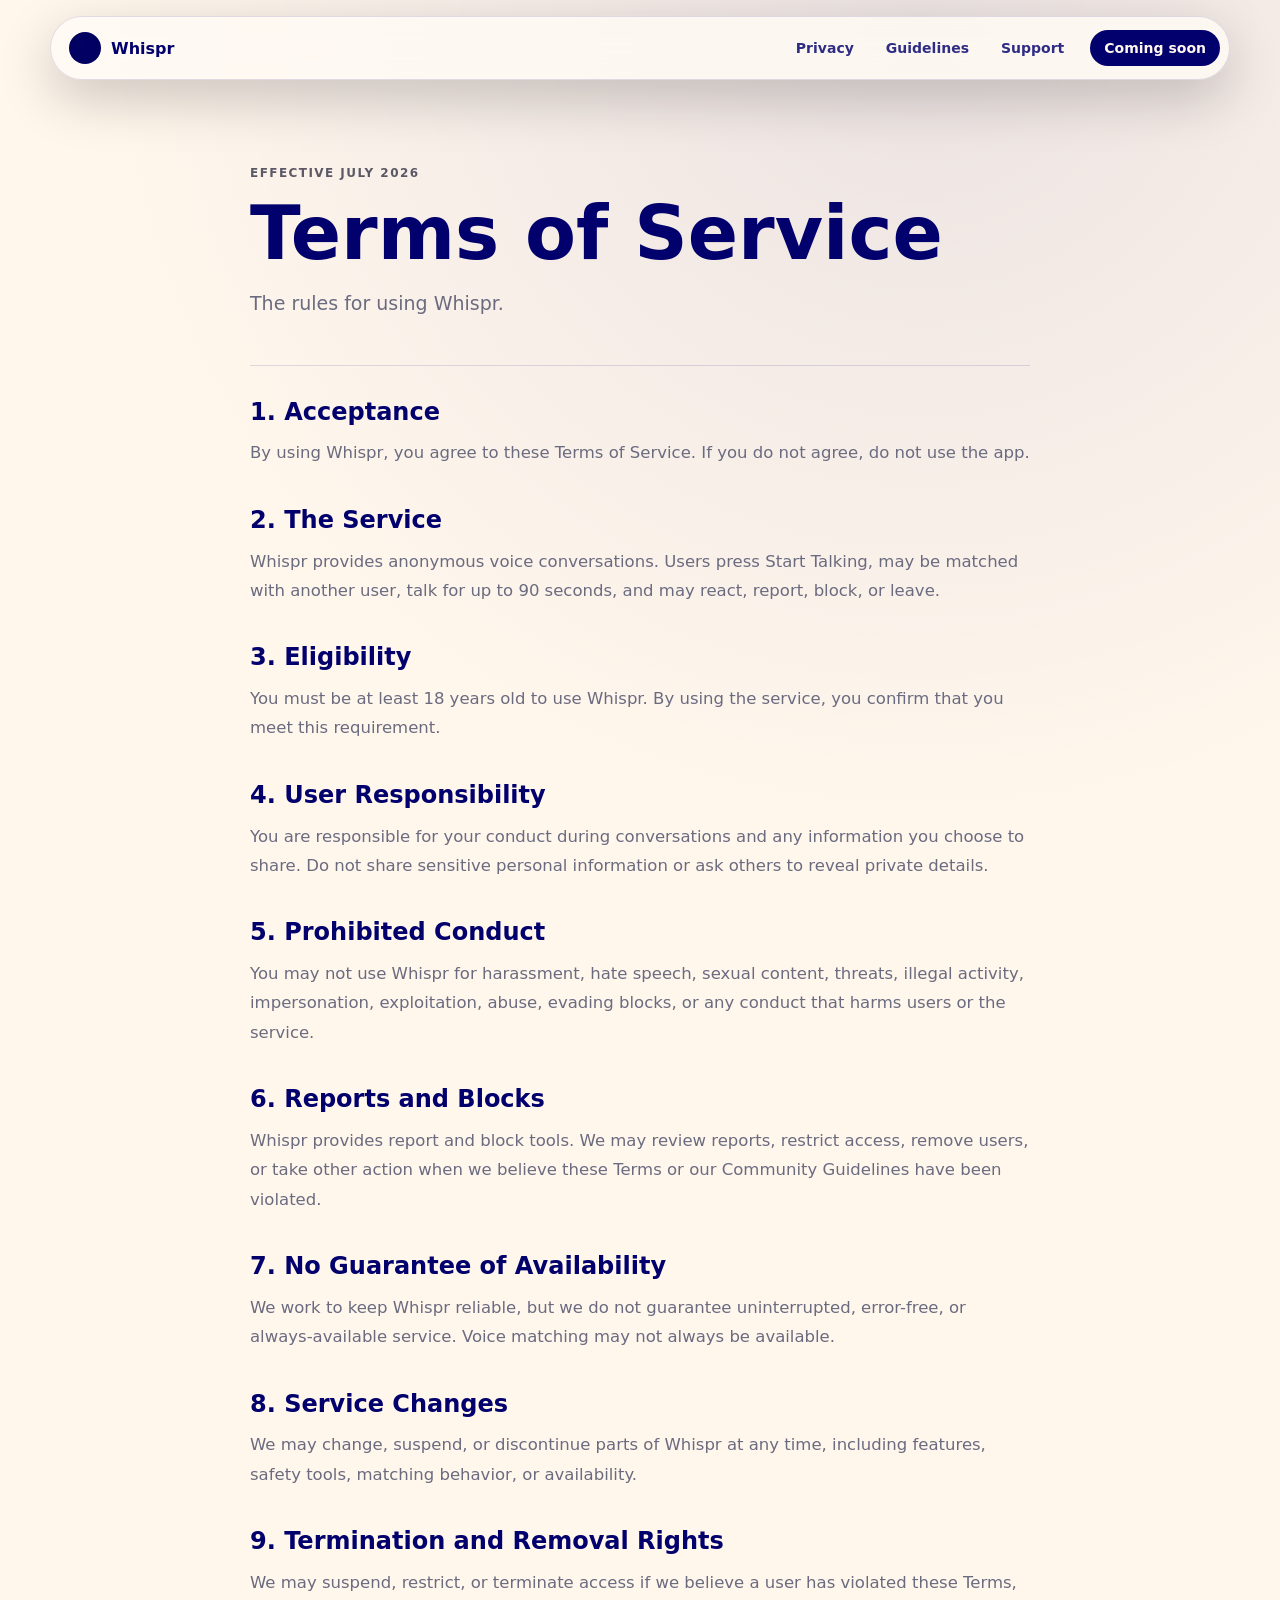
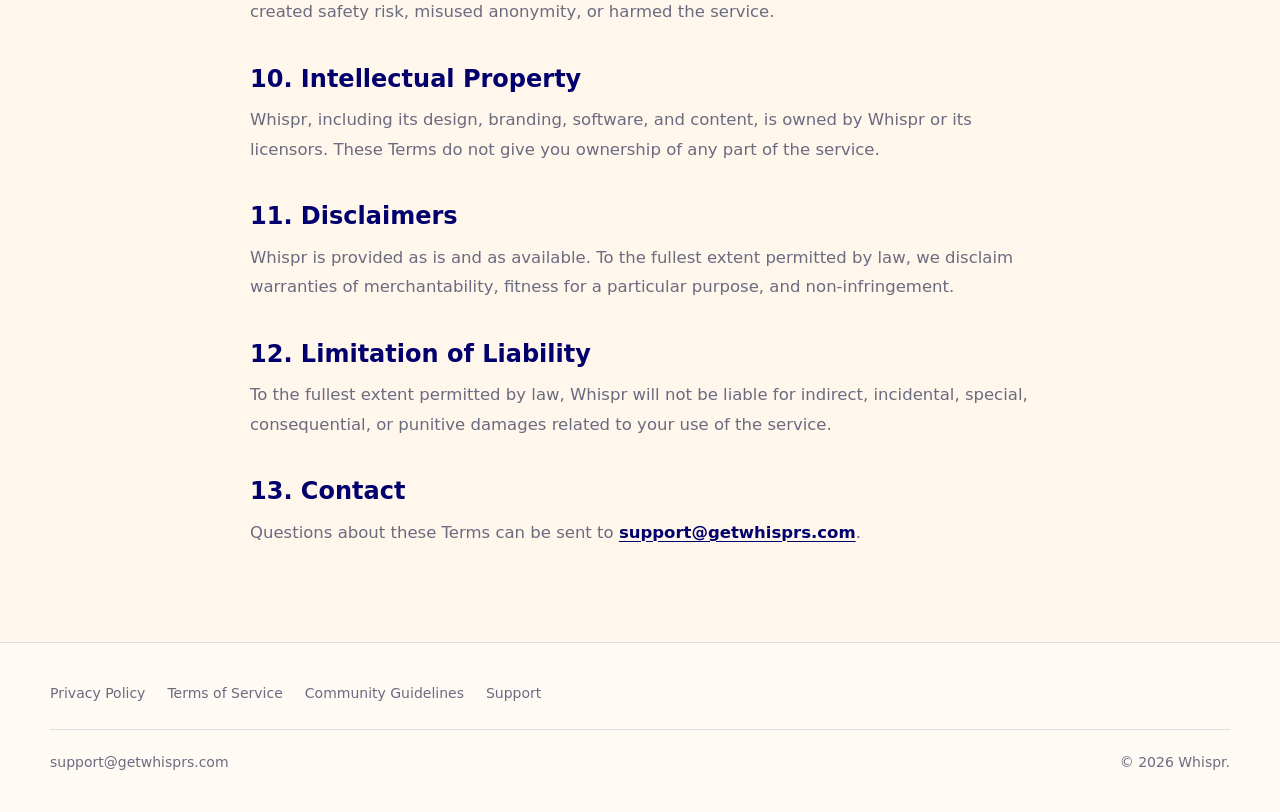
<file: terms.html>
<!doctype html>
<html lang="en">
<head>
  <meta charset="utf-8">
  <meta name="viewport" content="width=device-width, initial-scale=1">
  <title>Terms of Service | Whispr</title>
  <meta name="description" content="Terms of Service for Whispr anonymous voice conversations.">
  <meta name="robots" content="index, follow">
  <meta name="theme-color" content="#02006C">
  <meta property="og:title" content="Terms of Service | Whispr">
  <meta property="og:description" content="The rules for using Whispr.">
  <meta property="og:type" content="website">
  <meta property="og:url" content="https://getwhisprs.com/terms.html">
  <meta property="og:image" content="https://getwhisprs.com/assets/meta/whispr-og-home.png">
  <meta property="og:image:width" content="1200">
  <meta property="og:image:height" content="630">
  <meta property="og:site_name" content="Whispr">
  <meta name="twitter:card" content="summary_large_image">
  <meta name="twitter:title" content="Terms of Service | Whispr">
  <meta name="twitter:description" content="The rules for using Whispr.">
  <meta name="twitter:image" content="https://getwhisprs.com/assets/meta/whispr-twitter-card.png">
  <link rel="canonical" href="https://getwhisprs.com/terms.html">
  <link rel="icon" href="favicon.ico" sizes="any">
  <link rel="icon" type="image/png" sizes="32x32" href="assets/icons/favicon-32x32.png">
  <link rel="icon" type="image/png" sizes="16x16" href="assets/icons/favicon-16x16.png">
  <link rel="apple-touch-icon" sizes="180x180" href="assets/icons/apple-touch-icon.png">
  <link rel="manifest" href="site.webmanifest">
  <link rel="preload" href="style.css" as="style">
  <link rel="stylesheet" href="style.css">
</head>
<body>
  <a class="skip-link" href="#main">Skip to content</a>
  <header class="site-header legal-header" data-header>
    <nav class="nav-shell" aria-label="Main navigation">
      <a class="brand" href="index.html" aria-label="Whispr home"><span class="brand-mark optional-asset" data-asset="assets/icons/whispr-app-icon.png" data-asset-webp="assets/icons/whispr-app-icon.webp" aria-hidden="true"><span>W</span></span><span>Whispr</span></a>
      <button class="nav-toggle" type="button" aria-expanded="false" aria-controls="site-menu" data-nav-toggle><span class="sr-only">Open navigation</span><span></span><span></span></button>
      <div class="nav-links" id="site-menu" data-nav-menu">
        <a href="privacy.html">Privacy</a>
        <a href="community-guidelines.html">Guidelines</a>
        <a href="support.html">Support</a>
        <a class="nav-cta" href="index.html#download">Coming soon</a>
      </div>
    </nav>
  </header>
  <main id="main" class="legal-main">
    <section class="legal-hero">
      <p class="eyebrow">Effective July 2026</p>
      <h1>Terms of Service</h1>
      <p>The rules for using Whispr.</p>
    </section>
    <article class="legal-content">
      <h2>1. Acceptance</h2>
      <p>By using Whispr, you agree to these Terms of Service. If you do not agree, do not use the app.</p>

      <h2>2. The Service</h2>
      <p>Whispr provides anonymous voice conversations. Users press Start Talking, may be matched with another user, talk for up to 90 seconds, and may react, report, block, or leave.</p>

      <h2>3. Eligibility</h2>
      <p>You must be at least 18 years old to use Whispr. By using the service, you confirm that you meet this requirement.</p>

      <h2>4. User Responsibility</h2>
      <p>You are responsible for your conduct during conversations and any information you choose to share. Do not share sensitive personal information or ask others to reveal private details.</p>

      <h2>5. Prohibited Conduct</h2>
      <p>You may not use Whispr for harassment, hate speech, sexual content, threats, illegal activity, impersonation, exploitation, abuse, evading blocks, or any conduct that harms users or the service.</p>

      <h2>6. Reports and Blocks</h2>
      <p>Whispr provides report and block tools. We may review reports, restrict access, remove users, or take other action when we believe these Terms or our Community Guidelines have been violated.</p>

      <h2>7. No Guarantee of Availability</h2>
      <p>We work to keep Whispr reliable, but we do not guarantee uninterrupted, error-free, or always-available service. Voice matching may not always be available.</p>

      <h2>8. Service Changes</h2>
      <p>We may change, suspend, or discontinue parts of Whispr at any time, including features, safety tools, matching behavior, or availability.</p>

      <h2>9. Termination and Removal Rights</h2>
      <p>We may suspend, restrict, or terminate access if we believe a user has violated these Terms, created safety risk, misused anonymity, or harmed the service.</p>

      <h2>10. Intellectual Property</h2>
      <p>Whispr, including its design, branding, software, and content, is owned by Whispr or its licensors. These Terms do not give you ownership of any part of the service.</p>

      <h2>11. Disclaimers</h2>
      <p>Whispr is provided as is and as available. To the fullest extent permitted by law, we disclaim warranties of merchantability, fitness for a particular purpose, and non-infringement.</p>

      <h2>12. Limitation of Liability</h2>
      <p>To the fullest extent permitted by law, Whispr will not be liable for indirect, incidental, special, consequential, or punitive damages related to your use of the service.</p>

      <h2>13. Contact</h2>
      <p>Questions about these Terms can be sent to <a href="mailto:support@getwhisprs.com">support@getwhisprs.com</a>.</p>
    </article>
  </main>
  <footer class="site-footer compact-footer">
    <div class="footer-inner">
      <nav class="footer-links" aria-label="Footer navigation"><a href="privacy.html">Privacy Policy</a><a href="terms.html">Terms of Service</a><a href="community-guidelines.html">Community Guidelines</a><a href="support.html">Support</a></nav>
      <div class="footer-meta"><a href="mailto:support@getwhisprs.com">support@getwhisprs.com</a><span>&copy; 2026 Whispr.</span></div>
    </div>
  </footer>
  <script src="script.js"></script>
</body>
</html>
</file>
<file: style.css>
:root {
  --navy: #02006c;
  --navy-2: #080836;
  --cream: #fff6ec;
  --cream-2: #fffaf4;
  --white: #ffffff;
  --ink: #0b0a24;
  --muted: #6b6b80;
  --line: rgba(2, 0, 108, 0.12);
  --line-light: rgba(255, 246, 236, 0.18);
  --shadow: 0 30px 80px rgba(2, 0, 108, 0.24);
  --radius: 28px;
  --max: 1180px;
  --legal: 780px;
  --font: Inter, ui-sans-serif, system-ui, -apple-system, BlinkMacSystemFont, "Segoe UI", sans-serif;
}

* {
  box-sizing: border-box;
}

html {
  scroll-behavior: smooth;
}

body {
  margin: 0;
  min-width: 320px;
  color: var(--ink);
  background: var(--cream);
  font-family: var(--font);
  font-size: 16px;
  text-rendering: optimizeLegibility;
  -webkit-font-smoothing: antialiased;
}

body.nav-open {
  overflow: hidden;
}

a {
  color: inherit;
  text-decoration: none;
}

a:focus-visible,
button:focus-visible,
summary:focus-visible {
  outline: 3px solid rgba(2, 0, 108, 0.45);
  outline-offset: 4px;
}

p,
h1,
h2,
h3 {
  margin-top: 0;
}

p {
  color: var(--muted);
  line-height: 1.68;
}

.skip-link {
  position: fixed;
  left: 16px;
  top: 12px;
  z-index: 100;
  transform: translateY(-140%);
  border-radius: 999px;
  background: var(--cream);
  color: var(--navy);
  padding: 10px 14px;
  font-weight: 700;
}

.skip-link:focus {
  transform: translateY(0);
}

.sr-only {
  position: absolute;
  width: 1px;
  height: 1px;
  padding: 0;
  margin: -1px;
  overflow: hidden;
  clip: rect(0, 0, 0, 0);
  white-space: nowrap;
  border: 0;
}

.site-header {
  position: fixed;
  top: 16px;
  left: 0;
  right: 0;
  z-index: 20;
  padding: 0 18px;
}

.nav-shell {
  width: min(var(--max), calc(100vw - 36px));
  margin: 0 auto;
  min-height: 64px;
  display: flex;
  align-items: center;
  justify-content: space-between;
  gap: 20px;
  border: 1px solid rgba(255, 246, 236, 0.18);
  border-radius: 999px;
  padding: 8px 9px 8px 18px;
  color: var(--cream);
  background: rgba(2, 0, 108, 0.68);
  box-shadow: 0 18px 55px rgba(0, 0, 0, 0.2);
  backdrop-filter: blur(22px);
}

.legal-header .nav-shell {
  color: var(--navy);
  background: rgba(255, 250, 244, 0.82);
  border-color: var(--line);
}

.brand {
  display: inline-flex;
  align-items: center;
  gap: 10px;
  font-weight: 760;
  letter-spacing: 0;
}

.brand-mark {
  display: grid;
  width: 32px;
  height: 32px;
  place-items: center;
  border-radius: 50%;
  background: var(--cream);
  color: var(--navy);
  background-position: center;
  background-size: cover;
  font-size: 14px;
  font-weight: 820;
  overflow: hidden;
}

.legal-header .brand-mark,
.footer-brand .brand-mark {
  background: var(--navy);
  color: var(--cream);
}

.brand-mark.has-asset {
  background-color: transparent;
}

.brand-mark.has-asset span {
  opacity: 0;
}

.nav-links {
  display: flex;
  align-items: center;
  gap: 4px;
}

.nav-links a {
  border-radius: 999px;
  padding: 10px 14px;
  font-size: 14px;
  font-weight: 660;
  color: currentColor;
  opacity: 0.82;
}

.nav-links a:hover,
.nav-links a[aria-current="page"] {
  opacity: 1;
  background: rgba(255, 246, 236, 0.12);
}

.legal-header .nav-links a:hover,
.legal-header .nav-links a[aria-current="page"] {
  background: rgba(2, 0, 108, 0.08);
}

.nav-links .nav-cta {
  margin-left: 8px;
  background: var(--cream);
  color: var(--navy);
  opacity: 1;
  font-weight: 760;
}

.legal-header .nav-links .nav-cta {
  background: var(--navy);
  color: var(--cream);
}

.nav-toggle {
  display: none;
  width: 44px;
  height: 44px;
  border: 0;
  border-radius: 50%;
  background: var(--cream);
  color: var(--navy);
}

.nav-toggle span:not(.sr-only) {
  display: block;
  width: 18px;
  height: 2px;
  margin: 4px auto;
  border-radius: 999px;
  background: currentColor;
}

.section-dark {
  color: var(--cream);
  background: var(--navy);
}

.section-cream {
  background: var(--cream);
}

.section-light {
  background: var(--cream-2);
}

.hero {
  position: relative;
  min-height: 100svh;
  overflow: hidden;
  padding: clamp(112px, 12vh, 148px) 22px 72px;
}

.hero::after {
  content: "";
  position: absolute;
  inset: auto 0 0;
  height: 180px;
  background: linear-gradient(to bottom, transparent, rgba(255, 246, 236, 0.05));
  pointer-events: none;
}

.hero-inner {
  position: relative;
  z-index: 1;
  width: min(var(--max), 100%);
  min-height: calc(100svh - 196px);
  margin: 0 auto;
  display: grid;
  grid-template-columns: minmax(0, 1fr) minmax(330px, 0.86fr);
  align-items: center;
  gap: clamp(40px, 7vw, 104px);
}

.hero-copy {
  max-width: 720px;
}

.eyebrow {
  margin-bottom: 18px;
  color: inherit;
  opacity: 0.66;
  font-size: 12px;
  font-weight: 820;
  letter-spacing: 0.12em;
  line-height: 1.2;
  text-transform: uppercase;
}

.hero h1 {
  margin-bottom: 24px;
  max-width: 760px;
  color: var(--cream);
  font-size: clamp(62px, 9.5vw, 128px);
  line-height: 0.9;
  font-weight: 820;
  letter-spacing: 0;
}

.hero-lede {
  max-width: 570px;
  color: rgba(255, 246, 236, 0.84);
  font-size: clamp(20px, 2.4vw, 28px);
  line-height: 1.3;
}

.hero-note {
  margin-bottom: 32px;
  color: rgba(255, 246, 236, 0.66);
  font-size: 17px;
  line-height: 1.55;
}

.hero-actions {
  display: flex;
  flex-wrap: wrap;
  gap: 12px;
}

.button {
  display: inline-flex;
  min-height: 52px;
  align-items: center;
  justify-content: center;
  border-radius: 999px;
  padding: 0 22px;
  font-weight: 780;
  transition: transform 180ms ease, background-color 180ms ease, color 180ms ease;
}

.button:hover {
  transform: translateY(-1px);
}

.button-primary {
  background: var(--cream);
  color: var(--navy);
}

.button-primary.warm {
  background: var(--cream);
  color: var(--navy);
}

.button-quiet {
  border: 1px solid rgba(255, 246, 236, 0.22);
  color: var(--cream);
}

.ambient {
  position: absolute;
  border-radius: 50%;
  filter: blur(44px);
  opacity: 0.42;
  pointer-events: none;
}

.ambient-one {
  width: 380px;
  height: 380px;
  right: 7%;
  top: 15%;
  background: rgba(255, 246, 236, 0.22);
}

.ambient-two {
  width: 320px;
  height: 320px;
  left: -90px;
  bottom: 14%;
  background: rgba(255, 246, 236, 0.14);
}

.voice-field {
  position: absolute;
  right: 10vw;
  bottom: 14vh;
  display: flex;
  align-items: center;
  gap: 10px;
  opacity: 0.16;
}

.voice-field span {
  width: 2px;
  height: 80px;
  border-radius: 999px;
  background: var(--cream);
  animation: wave 3.4s ease-in-out infinite;
}

.voice-field span:nth-child(2) { height: 130px; animation-delay: 120ms; }
.voice-field span:nth-child(3) { height: 180px; animation-delay: 240ms; }
.voice-field span:nth-child(4) { height: 120px; animation-delay: 360ms; }
.voice-field span:nth-child(5) { height: 70px; animation-delay: 480ms; }

.phone-stage {
  position: relative;
  min-height: clamp(540px, 72vh, 660px);
}

.phone {
  position: absolute;
  width: min(70vw, 350px);
  aspect-ratio: 9 / 19.5;
  border-radius: 46px;
  padding: 11px;
  background: linear-gradient(145deg, rgba(255, 255, 255, 0.92), rgba(255, 246, 236, 0.74));
  box-shadow: var(--shadow);
  will-change: transform;
}

.phone::before {
  content: "";
  position: absolute;
  top: 17px;
  left: 50%;
  width: 88px;
  height: 25px;
  transform: translateX(-50%);
  border-radius: 999px;
  background: #08081f;
  z-index: 2;
}

.phone-front {
  right: 8%;
  top: clamp(18px, 5vh, 42px);
}

.phone-back {
  right: 35%;
  top: clamp(94px, 14vh, 124px);
  opacity: 0.72;
  transform: scale(0.88);
}

.screen-placeholder,
.mini-screen-placeholder {
  width: 100%;
  height: 100%;
  display: grid;
  place-items: center;
  overflow: hidden;
  border: 1px solid rgba(2, 0, 108, 0.1);
  border-radius: 36px;
  background:
    radial-gradient(circle at 50% 34%, rgba(2, 0, 108, 0.16), transparent 29%),
    linear-gradient(180deg, #fffaf4, #f4e5d7);
  background-position: center;
  background-size: cover;
}

.screen-placeholder span,
.mini-screen-placeholder span {
  max-width: 76%;
  color: rgba(2, 0, 108, 0.54);
  font-size: 12px;
  font-weight: 760;
  line-height: 1.45;
  text-align: center;
}

.asset-slot.has-asset span {
  display: none;
}

.section-inner {
  width: min(var(--max), calc(100% - 44px));
  margin: 0 auto;
  padding: clamp(86px, 10vw, 136px) 0;
}

.section-inner.narrow {
  max-width: 980px;
}

.section-inner.center {
  text-align: center;
}

.split {
  display: grid;
  grid-template-columns: minmax(0, 0.95fr) minmax(280px, 0.75fr);
  gap: clamp(40px, 9vw, 120px);
  align-items: center;
}

.section-title,
.section-inner h2,
.legal-hero h1 {
  color: var(--navy);
  font-size: clamp(42px, 5.8vw, 78px);
  line-height: 0.98;
  font-weight: 820;
  letter-spacing: 0;
}

.section-dark .section-inner h2,
.section-dark .section-title {
  color: var(--cream);
}

.section-lede {
  max-width: 560px;
  font-size: clamp(18px, 2vw, 23px);
  line-height: 1.48;
}

.center .section-lede {
  margin-left: auto;
  margin-right: auto;
  color: rgba(255, 246, 236, 0.72);
}

.steps {
  display: grid;
  grid-template-columns: repeat(3, 1fr);
  gap: 0;
  margin-top: 56px;
  border-top: 1px solid var(--line);
  border-bottom: 1px solid var(--line);
}

.step {
  min-height: 210px;
  padding: clamp(24px, 3vw, 34px);
  border-right: 1px solid var(--line);
  display: flex;
  flex-direction: column;
  justify-content: space-between;
}

.step:last-child {
  border-right: 0;
}

.step span {
  color: rgba(2, 0, 108, 0.42);
  font-size: 13px;
  font-weight: 780;
}

.step h3 {
  margin-bottom: 0;
  color: var(--navy);
  font-size: clamp(24px, 2.7vw, 34px);
  line-height: 1.08;
  letter-spacing: 0;
}

.manifesto h2 {
  margin-bottom: 0;
}

.manifesto-copy p {
  color: var(--navy);
  font-size: clamp(28px, 3.8vw, 48px);
  line-height: 1.08;
  font-weight: 780;
  letter-spacing: 0;
}

.line-list {
  list-style: none;
  margin: 42px 0 0;
  padding: 0;
  border-top: 1px solid var(--line);
}

.line-list li {
  padding: 18px 0;
  border-bottom: 1px solid var(--line);
  color: var(--muted);
  font-size: 17px;
}

.voice-section {
  position: relative;
  overflow: hidden;
}

.voice-section .section-inner {
  min-height: clamp(500px, 66vh, 620px);
  display: grid;
  place-items: center;
  align-content: center;
}

.voice-orbit {
  position: absolute;
  inset: 50% auto auto 50%;
  width: min(74vw, 640px);
  aspect-ratio: 1;
  transform: translate(-50%, -50%);
  opacity: 0.26;
}

.voice-orbit span {
  position: absolute;
  inset: 0;
  border: 1px solid rgba(255, 246, 236, 0.28);
  border-radius: 50%;
  animation: breathe 6s ease-in-out infinite;
}

.voice-orbit span:nth-child(2) {
  inset: 16%;
  animation-delay: 600ms;
}

.voice-orbit span:nth-child(3) {
  inset: 31%;
  animation-delay: 1200ms;
}

.safety-list {
  display: grid;
  border-top: 1px solid var(--line);
}

.safety-list a,
.safety-list span {
  display: flex;
  align-items: center;
  justify-content: space-between;
  min-height: 72px;
  border-bottom: 1px solid var(--line);
  color: var(--navy);
  font-size: clamp(21px, 2.3vw, 30px);
  font-weight: 760;
}

.safety-list a::after {
  content: "Read";
  color: var(--muted);
  font-size: 13px;
  font-weight: 780;
  letter-spacing: 0.1em;
  text-transform: uppercase;
}

.section-heading {
  max-width: 720px;
  margin-bottom: 54px;
}

.screenshot-rail {
  display: grid;
  grid-template-columns: repeat(4, minmax(190px, 1fr));
  gap: 22px;
}

.gallery-phone {
  margin: 0;
}

.mini-screen-placeholder {
  aspect-ratio: 9 / 18.8;
  border-radius: 34px;
  background:
    radial-gradient(circle at 50% 20%, rgba(2, 0, 108, 0.12), transparent 28%),
    linear-gradient(180deg, #fff6ec, #fff);
  background-position: center;
  background-size: cover;
  box-shadow: 0 18px 45px rgba(2, 0, 108, 0.12);
}

.gallery-phone figcaption {
  margin-top: 16px;
  color: var(--navy);
  font-size: 15px;
  font-weight: 760;
  text-align: center;
}

.closing-cta .section-inner {
  padding-top: clamp(100px, 14vw, 180px);
  padding-bottom: clamp(100px, 14vw, 180px);
}

.closing-cta h2 {
  max-width: 820px;
  margin-left: auto;
  margin-right: auto;
}

.site-footer {
  background: var(--cream-2);
  border-top: 1px solid var(--line);
}

.footer-inner {
  width: min(var(--max), calc(100% - 44px));
  margin: 0 auto;
  padding: 42px 0;
  display: grid;
  grid-template-columns: 1fr auto;
  gap: 28px;
  align-items: start;
}

.footer-brand {
  color: var(--navy);
}

.site-footer p {
  margin: 14px 0 0;
  font-size: 14px;
}

.footer-links {
  display: flex;
  flex-wrap: wrap;
  justify-content: flex-end;
  gap: 14px 22px;
}

.footer-links a,
.footer-meta a,
.footer-meta span {
  color: var(--muted);
  font-size: 14px;
}

.footer-links a:hover,
.footer-meta a:hover {
  color: var(--navy);
}

.footer-meta {
  grid-column: 1 / -1;
  display: flex;
  justify-content: space-between;
  gap: 18px;
  border-top: 1px solid var(--line);
  padding-top: 24px;
}

.compact-footer .footer-inner {
  grid-template-columns: 1fr;
}

.compact-footer .footer-links {
  justify-content: flex-start;
}

.legal-main {
  min-height: 100vh;
  padding: 122px 22px 78px;
  background:
    radial-gradient(circle at 72% 0%, rgba(2, 0, 108, 0.08), transparent 34%),
    var(--cream);
}

.legal-hero {
  width: min(var(--legal), 100%);
  margin: 0 auto 46px;
  padding-top: 44px;
}

.legal-hero h1 {
  margin-bottom: 18px;
}

.legal-hero p:not(.eyebrow) {
  max-width: 600px;
  font-size: 19px;
  line-height: 1.55;
}

.legal-content,
.faq-section,
.contact-panel {
  width: min(var(--legal), 100%);
  margin: 0 auto;
  border-top: 1px solid var(--line);
  padding-top: 32px;
}

.legal-content h2,
.faq-section h2,
.contact-panel h2 {
  margin: 38px 0 12px;
  color: var(--navy);
  font-size: 24px;
  line-height: 1.2;
  letter-spacing: 0;
}

.legal-content h2:first-child,
.faq-section h2:first-child,
.contact-panel h2:first-child {
  margin-top: 0;
}

.legal-content p,
.faq-section p,
.contact-panel p {
  font-size: 16.5px;
  line-height: 1.78;
}

.legal-content a,
.faq-section a,
.contact-panel a {
  color: var(--navy);
  font-weight: 760;
  text-decoration: underline;
  text-decoration-thickness: 1px;
  text-underline-offset: 3px;
}

.editorial-content .intro {
  color: var(--navy);
  font-size: clamp(22px, 3vw, 34px);
  line-height: 1.2;
  font-weight: 740;
}

.support-actions {
  width: min(var(--legal), 100%);
  margin: 0 auto 54px;
  display: grid;
  grid-template-columns: repeat(2, 1fr);
  gap: 0;
  border-top: 1px solid var(--line);
  border-left: 1px solid var(--line);
}

.support-actions a {
  min-height: 88px;
  display: flex;
  align-items: center;
  border-right: 1px solid var(--line);
  border-bottom: 1px solid var(--line);
  padding: 20px;
  color: var(--navy);
  font-size: 18px;
  font-weight: 760;
  transition: background-color 180ms ease;
}

.support-actions a:hover {
  background: rgba(2, 0, 108, 0.05);
}

.faq-list {
  border-top: 1px solid var(--line);
}

details {
  border-bottom: 1px solid var(--line);
}

summary {
  cursor: pointer;
  list-style: none;
  padding: 22px 0;
  color: var(--navy);
  font-size: 19px;
  font-weight: 760;
}

summary::-webkit-details-marker {
  display: none;
}

summary::after {
  content: "+";
  float: right;
  color: var(--muted);
}

details[open] summary::after {
  content: "-";
}

details p {
  margin-bottom: 24px;
}

.contact-panel {
  margin-top: 48px;
}

.reveal {
  opacity: 0;
  transform: translateY(18px);
  transition: opacity 700ms ease, transform 700ms ease;
}

.reveal.is-visible {
  opacity: 1;
  transform: translateY(0);
}

@keyframes wave {
  0%, 100% { transform: scaleY(0.72); }
  50% { transform: scaleY(1); }
}

@keyframes breathe {
  0%, 100% { transform: scale(0.985); opacity: 0.72; }
  50% { transform: scale(1.025); opacity: 1; }
}

@media (max-width: 900px) {
  .nav-toggle {
    display: block;
  }

  .nav-links {
    position: fixed;
    top: 90px;
    left: 18px;
    right: 18px;
    display: grid;
    gap: 4px;
    border: 1px solid rgba(255, 246, 236, 0.18);
    border-radius: 28px;
    padding: 12px;
    background: rgba(2, 0, 108, 0.94);
    color: var(--cream);
    box-shadow: 0 24px 60px rgba(0, 0, 0, 0.24);
    transform: translateY(-12px);
    opacity: 0;
    pointer-events: none;
    transition: opacity 180ms ease, transform 180ms ease;
  }

  .legal-header .nav-links {
    background: rgba(255, 250, 244, 0.96);
    color: var(--navy);
    border-color: var(--line);
  }

  .nav-links.is-open {
    transform: translateY(0);
    opacity: 1;
    pointer-events: auto;
  }

  .nav-links a {
    padding: 14px 16px;
  }

  .nav-links .nav-cta {
    margin-left: 0;
    margin-top: 6px;
    text-align: center;
  }

  .hero {
    padding-top: 106px;
  }

  .hero-inner,
  .split {
    grid-template-columns: 1fr;
  }

  .hero-inner {
    min-height: auto;
  }

  .hero h1 {
    font-size: clamp(60px, 16vw, 92px);
  }

  .phone-stage {
    min-height: clamp(500px, 64vh, 580px);
  }

  .phone-front {
    right: 8%;
  }

  .phone-back {
    right: 32%;
  }

  .steps {
    grid-template-columns: 1fr;
  }

  .step {
    min-height: 150px;
    border-right: 0;
    border-bottom: 1px solid var(--line);
  }

  .step:last-child {
    border-bottom: 0;
  }

  .screenshot-rail {
    display: flex;
    overflow-x: auto;
    gap: 18px;
    padding-bottom: 16px;
    scroll-snap-type: x mandatory;
  }

  .gallery-phone {
    flex: 0 0 min(68vw, 280px);
    scroll-snap-align: start;
  }

  .footer-inner {
    grid-template-columns: 1fr;
  }

  .footer-links,
  .footer-meta {
    justify-content: flex-start;
  }

  .footer-meta {
    flex-direction: column;
  }
}

@media (max-width: 560px) {
  .site-header {
    top: 10px;
    padding: 0 12px;
  }

  .nav-shell {
    width: 100%;
    min-height: 58px;
    padding-left: 14px;
  }

  .hero {
    padding-left: 18px;
    padding-right: 18px;
  }

  .hero h1 {
    max-width: 9ch;
  }

  .hero-actions,
  .button {
    width: 100%;
  }

  .button {
    padding-left: 16px;
    padding-right: 16px;
    text-align: center;
  }

  .phone-stage {
    min-height: 470px;
  }

  .phone {
    border-radius: 38px;
  }

  .phone-front {
    width: min(78vw, 292px);
    right: 0;
  }

  .phone-back {
    width: min(72vw, 270px);
    right: 24%;
  }

  .section-inner {
    width: calc(100% - 36px);
  }

  .support-actions {
    grid-template-columns: 1fr;
  }

  .legal-main {
    padding-left: 18px;
    padding-right: 18px;
  }
}

@media (prefers-reduced-motion: reduce) {
  html {
    scroll-behavior: auto;
  }

  *,
  *::before,
  *::after {
    animation-duration: 0.001ms !important;
    animation-iteration-count: 1 !important;
    transition-duration: 0.001ms !important;
  }

  .reveal {
    opacity: 1;
    transform: none;
  }
}
</file>
